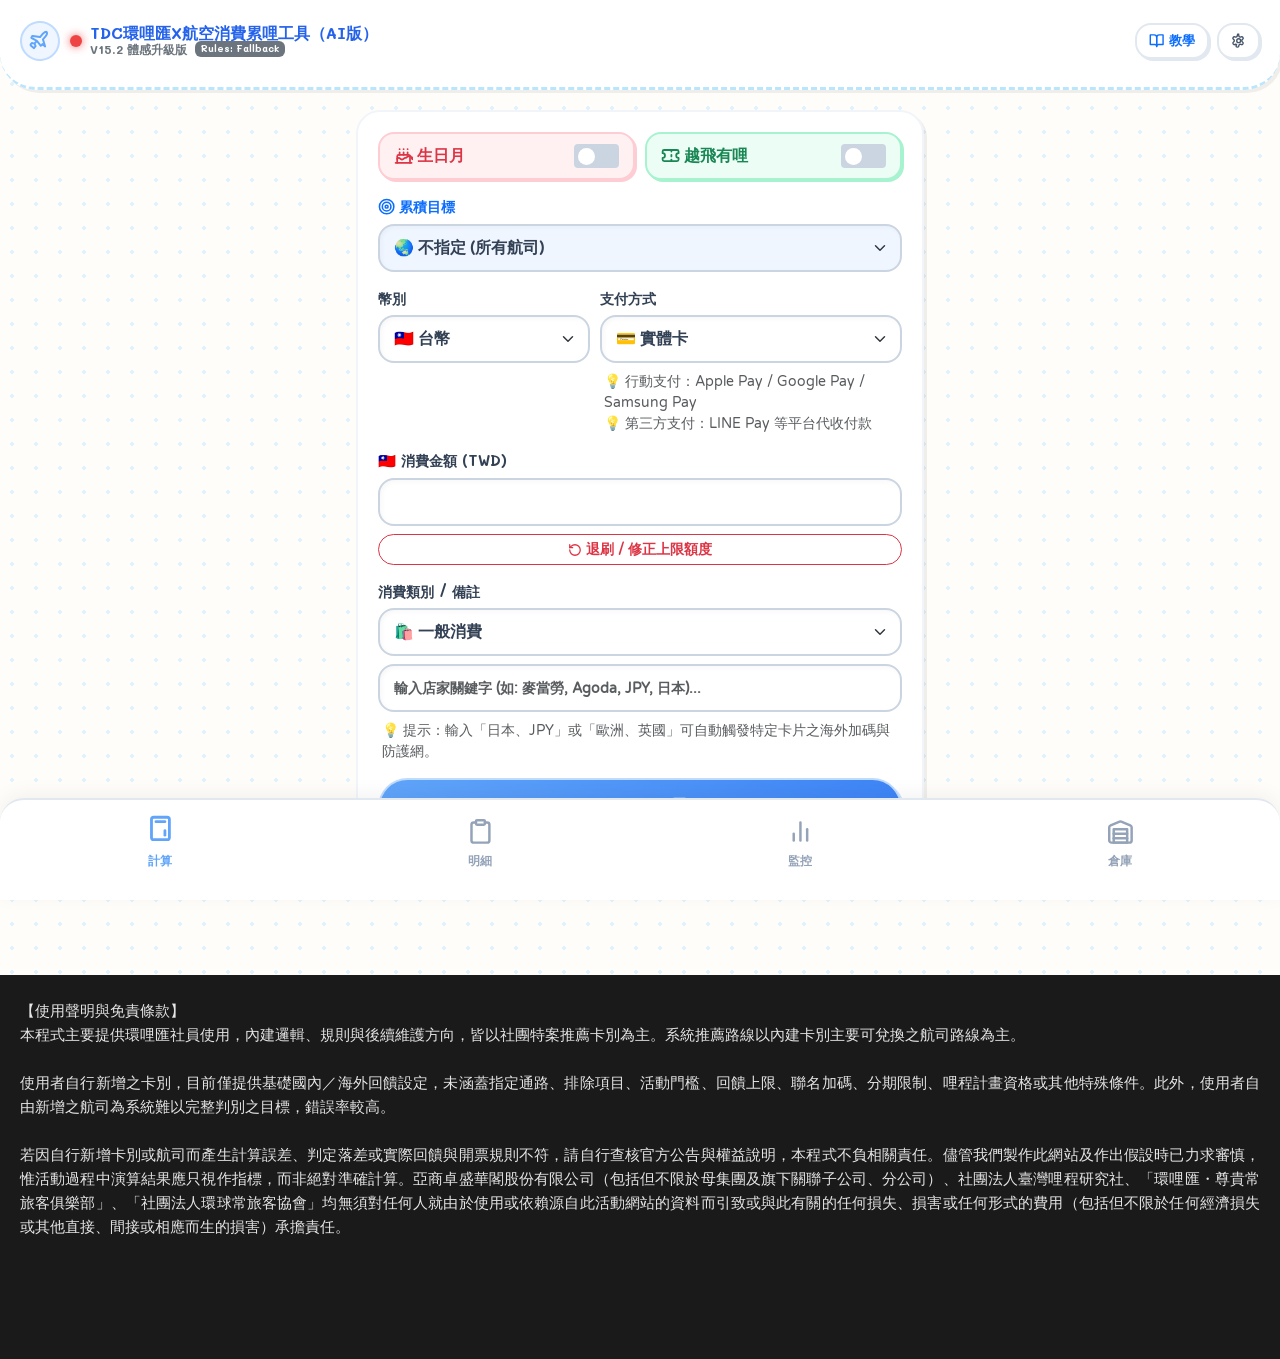
<file: index.html>
<!DOCTYPE html>
<html lang="zh-TW">
<head>
  <meta charset="UTF-8">
  <meta name="viewport" content="width=device-width, initial-scale=1.0, viewport-fit=cover">
  <title>TDC環哩匯X航空消費累哩工具（AI版） V15.2</title>

  <link href="https://fonts.googleapis.com/css2?family=Varela+Round&family=Mali:wght@500;700&family=Noto+Sans+TC:wght@400;700;900&display=swap" rel="stylesheet">
  <link href="https://cdn.jsdelivr.net/npm/bootstrap@5.3.0/dist/css/bootstrap.min.css" rel="stylesheet">
  <link href="css/style.css" rel="stylesheet">
</head>
<body>
  <svg xmlns="http://www.w3.org/2000/svg" style="display: none;">
    <symbol id="icon-plane" viewBox="0 0 24 24"><path d="M17.8 19.2 16 11l3.5-3.5C21 6 21.5 4 21 3c-.5-.5-2.5 0-4.5 1.5L13 8 4.8 6.2c-.5-.1-.9.2-1.1.6L3 8l6 4-3 3-3-1-2 2 4 4 2-2-1-3 3-3 4 6 1.2-.7c.4-.2.7-.6.6-1.1z"/></symbol>
    <symbol id="icon-book" viewBox="0 0 24 24"><path d="M2 3h6a4 4 0 0 1 4 4v14a3 3 0 0 0-3-3H2z"/><path d="M22 3h-6a4 4 0 0 0-4 4v14a3 3 0 0 1 3-3h7z"/></symbol>
    <symbol id="icon-gear" viewBox="0 0 24 24"><path d="M12.22 2h-.44a2 2 0 0 0-2 2v.18a2 2 0 0 1-1 1.73l-.43.25a2 2 0 0 1-2 0l-.15-.08a2 2 0 0 0-2.73.73l-.22.38a2 2 0 0 0 .73 2.73l.15.1a2 2 0 0 1 1 1.72v.51a2 2 0 0 1-1 1.74l-.15.09a2 2 0 0 0-.73 2.73l.22.38a2 2 0 0 0 2.73.73l.15-.08a2 2 0 0 1 2 0l.43.25a2 2 0 0 1-1 1.73V20a2 2 0 0 0 2 2h.44a2 2 0 0 0 2-2v-.18a2 2 0 0 1 1-1.73l.43-.25a2 2 0 0 1 2 0l.15.08a2 2 0 0 0 2.73-.73l.22-.39a2 2 0 0 0-.73-2.73l-.15-.08a2 2 0 0 1-1-1.74v-.5a2 2 0 0 1 1-1.74l.15-.09a2 2 0 0 0 .73-2.73l-.22-.38a2 2 0 0 0-2.73-.73l-.15.08a2 2 0 0 1-2 0l-.43-.25a2 2 0 0 1-1-1.73V4a2 2 0 0 0-2-2z"/><circle cx="12" cy="12" r="3"/></symbol>
    <symbol id="icon-cake" viewBox="0 0 24 24"><path d="M20 21v-8a2 2 0 0 0-2-2H6a2 2 0 0 0-2 2v8"/><path d="M4 16s.5-1 2-1 2.5 2 4 2 2.5-2 4-2 2.5-2 4-2 2.5-2 4 2 2-1 2-1"/><path d="M2 21h20"/><path d="M7 8v3"/><path d="M12 8v3"/><path d="M17 8v3"/><path d="M7 4h.01"/><path d="M12 4h.01"/><path d="M17 4h.01"/></symbol>
    <symbol id="icon-ticket" viewBox="0 0 24 24"><path d="M2 9a3 3 0 0 1 0 6v2a2 2 0 0 0 2 2h16a2 2 0 0 0 2-2v-2a3 3 0 0 1 0-6V7a2 2 0 0 0-2-2H4a2 2 0 0 0-2 2v2Z"/><path d="M13 5v2"/><path d="M13 17v2"/><path d="M13 11v2"/></symbol>
    <symbol id="icon-target" viewBox="0 0 24 24"><circle cx="12" cy="12" r="10"/><circle cx="12" cy="12" r="6"/><circle cx="12" cy="12" r="2"/></symbol>
    <symbol id="icon-calc" viewBox="0 0 24 24"><rect width="16" height="20" x="4" y="2" rx="2"/><line x1="8" x2="16" y1="6" y2="6"/><line x1="16" x2="16" y1="14" y2="18"/></symbol>
    <symbol id="icon-warn" viewBox="0 0 24 24"><path d="m21.73 18-8-14a2 2 0 0 0-3.48 0l-8 14A2 2 0 0 0 4 21h16a2 2 0 0 0 1.73-3Z"/><line x1="12" x2="12" y1="9" y2="13"/><line x1="12" x2="12.01" y1="17" y2="17"/></symbol>
    <symbol id="icon-list" viewBox="0 0 24 24"><rect width="8" height="4" x="8" y="2" rx="1" ry="1"/><path d="M16 4h2a2 2 0 0 1 2 2v14a2 2 0 0 1-2 2H6a2 2 0 0 1-2-2V6a2 2 0 0 1 2-2h2"/></symbol>
    <symbol id="icon-trash" viewBox="0 0 24 24"><path d="M3 6h18"/><path d="M19 6v14c0 1-1 2-2 2H7c-1 0-2-1-2-2V6"/><path d="M8 6V4c0-1 1-2 2-2h4c1 0 2 1 2 2v2"/><line x1="10" x2="10" y1="11" y2="17"/><line x1="14" x2="14" y1="11" y2="17"/></symbol>
    <symbol id="icon-chart" viewBox="0 0 24 24"><line x1="18" x2="18" y1="20" y2="10"/><line x1="12" x2="12" y1="20" y2="4"/><line x1="6" x2="6" y1="20" y2="14"/></symbol>
    <symbol id="icon-shield" viewBox="0 0 24 24"><path d="M12 22s8-4 8-10V5l-8-3-8 3v7c0 6 8 10 8 10z"/></symbol>
    <symbol id="icon-rocket" viewBox="0 0 24 24"><path d="M4.5 16.5c-1.5 1.26-2 5-2 5s3.74-.5 5-2c.71-.84.7-2.13-.09-2.91a2.18 2.18 0 0 0-2.91-.09z"/><path d="m12 15-3-3a22 22 0 0 1 2-3.95A12.88 12.88 0 0 1 22 2c0 2.72-.78 7.5-6 11a22.35 22.35 0 0 1-4 2z"/></symbol>
    <symbol id="icon-rotate" viewBox="0 0 24 24"><path d="M8 3 4 7l4 4"/><path d="M4 7h16"/><path d="M16 21l4-4-4-4"/><path d="M20 17H4"/></symbol>
    <symbol id="icon-pen" viewBox="0 0 24 24"><path d="M17 3a2.85 2.83 0 1 1 4 4L7.5 20.5 2 22l1.5-5.5Z"/></symbol>
    <symbol id="icon-warehouse" viewBox="0 0 24 24"><path d="M22 8.35V20a2 2 0 0 1-2 2H4a2 2 0 0 1-2-2V8.35A2 2 0 0 1 3.26 6.5l8-3.2a2 2 0 0 1 1.48 0l8 3.2A2 2 0 0 1 22 8.35Z"/><path d="M6 18h12"/><path d="M6 14h12"/><rect width="12" height="12" x="6" y="10"/></symbol>
    <symbol id="icon-map" viewBox="0 0 24 24"><path d="M20 10c0 6-8 12-8 12s-8-6-8-12a8 8 0 0 1 16 0Z"/><circle cx="12" cy="10" r="3"/></symbol>
    <symbol id="icon-box" viewBox="0 0 24 24"><path d="M21 8a2 2 0 0 0-1-1.73l-7-4a2 2 0 0 0-2 0l-7 4A2 2 0 0 0 3 8v8a2 2 0 0 0 1 1.73l7 4a2 2 0 0 0 2 0l7-4A2 2 0 0 0 21 16Z"/><path d="m3.3 7 8.7 5 8.7-5"/><path d="M12 22V12"/></symbol>
    <symbol id="icon-x" viewBox="0 0 24 24"><path d="M18 6 6 18"/><path d="m6 6 12 12"/></symbol>
    <symbol id="icon-copy" viewBox="0 0 24 24"><rect width="14" height="14" x="8" y="8" rx="2" ry="2"/><path d="M4 16c-1.1 0-2-.9-2-2V4c0-1.1.9-2 2-2h10c1.1 0 2 .9 2 2"/></symbol>
    <symbol id="icon-sparkle" viewBox="0 0 24 24"><path d="m12 3-1.912 5.813a2 2 0 0 1-1.275 1.275L3 12l5.813 1.912a2 2 0 0 1 1.275 1.275L12 21l1.912-5.813a2 2 0 0 1 1.275-1.275L21 12l-5.813-1.912a2 2 0 0 1-1.275-1.275L12 3Z" fill="currentColor" stroke="none"/></symbol>
    <symbol id="icon-external" viewBox="0 0 24 24"><path d="M18 13v6a2 2 0 0 1-2 2H5a2 2 0 0 1-2-2V8a2 2 0 0 1 2-2h6"/><polyline points="15 3 21 3 21 9"/><line x1="10" x2="21" y1="14" y2="3"/></symbol>
    <symbol id="icon-refresh" viewBox="0 0 24 24"><path d="M3 12a9 9 0 1 0 9-9 9.75 9.75 0 0 0-6.74 2.74L3 8"/><path d="M3 3v5h5"/></symbol>
    <symbol id="icon-type" viewBox="0 0 24 24"><polyline points="4 7 4 4 20 4 20 7"/><line x1="9" x2="15" y1="20" y2="20"/><line x1="12" x2="12" y1="4" y2="20"/></symbol>
  </svg>

  <div class="header">
    <div class="tdc-flex tdc-align-center tdc-w-100">
      <div class="header-icon"><svg class="lucide"><use href="#icon-plane"/></svg></div>
      <div class="header-title tdc-flex tdc-align-center">
        <div id="sync-indicator" class="sync-dot sync-green me-2" title="點擊強制對齊最新規章" onclick="triggerSync()"></div>
        <div style="min-width: 0;">
            <h5>TDC環哩匯X航空消費累哩工具（AI版）</h5>
            <small class="text-secondary fw-bold">V15.2 體感升級版<span id="hsbc-adapter-status" class="badge bg-warning text-dark ms-2" style="font-size: 0.6rem; transform: translateY(-2px); display: inline-block;">Rules: Standby</span></small>
        </div>
      </div>
      <div class="header-btn-group">
          <button class="btn-header text-primary" onclick="openGuide()"><svg class="lucide me-1"><use href="#icon-book"/></svg> <span class="btn-text-hide">教學</span></button>
          <button class="btn-header" onclick="openSettings()"><svg class="lucide"><use href="#icon-gear"/></svg></button>
      </div>
    </div>
  </div>

  <div class="container-custom">
    <div id="page-calc" class="page-section">
      <div class="card-box">
        <div class="tdc-row tdc-mb-3">
          <div class="tdc-col-6">
            <label class="switch-group" id="switch-box-birthdayMode" style="background:#fff1f2; border-color:#fecdd3; box-shadow: 2px 2px 0 #fecdd3;">
              <span class="switch-label text-danger"><svg class="lucide"><use href="#icon-cake"/></svg> 生日月</span>
              <input class="form-check-input flex-shrink-0" type="checkbox" id="birthdayMode">
            </label>
          </div>
          <div class="tdc-col-6">
            <label class="switch-group" id="switch-box-flyMode" style="background:#ecfdf5; border-color:#a7f3d0; box-shadow: 2px 2px 0 #a7f3d0;">
              <span class="switch-label text-success"><svg class="lucide"><use href="#icon-ticket"/></svg> 越飛有哩</span>
              <input class="form-check-input flex-shrink-0" type="checkbox" id="flyMode">
            </label>
          </div>
        </div>

        <div class="tdc-mb-3">
          <label class="form-label text-primary tdc-flex tdc-align-center"><svg class="lucide me-1"><use href="#icon-target"/></svg> 累積目標</label>
          <select id="redemption-target" class="form-select border-primary" style="background-color: #eff6ff !important; border-width: 2px;">
            <option value="ALL">🌏 不指定 (所有航司)</option>
            <option value="AM_BR">🌏 亞萬 / 長榮 (AM / BR)</option>
            <option value="CI">🌸 中華航空 (CI)</option>
          </select>
        </div>
        <div class="tdc-row tdc-mb-1">
            <div class="tdc-col-5">
              <label class="form-label">幣別</label>
              <select id="currency-type" class="form-select" onchange="toggleFxInput(this.value)">
                <option value="TWD">🇹🇼 台幣</option>
                <option value="FOREIGN">🌎 外幣</option>
              </select>
            </div>
            <div class="tdc-col-7">
              <label class="form-label">支付方式</label>
              <select id="payment" class="form-select">
                <option value="physical">💳 實體卡</option>
                <option value="online">🌐 線上</option>
                <option value="apple_pay">📱 行動支付</option>
                <option value="line_pay">🟩 第三方支付</option>
              </select>
              <div class="small text-muted mt-2 px-1">
                💡 行動支付：Apple Pay / Google Pay / Samsung Pay<br>
                💡 第三方支付：LINE Pay 等平台代收付款
              </div>
            </div>
        </div>

        <div id="fx-input-group" class="mt-2 tdc-mb-2 p-3" style="background: #f0f9ff; border: 2px dashed #bae6fd; border-radius: 16px; display: none;">
            <div class="tdc-flex tdc-justify-between tdc-align-center tdc-mb-2">
                <label class="form-label text-primary small tdc-m-0">設定外幣與匯率</label>
                <a href="https://rate.bot.com.tw/xrt?Lang=zh-TW" target="_blank" class="small fw-bold tdc-flex tdc-align-center text-primary-dark"><svg class="lucide me-1" style="width:14px;height:14px;"><use href="#icon-external"/></svg> 牌告匯率參考</a>
            </div>
            <div class="tdc-row tdc-mb-2">
                <div class="tdc-col-5">
                    <div class="input-wrapper">
                        <input type="text" id="fx-currency-code" class="form-control text-center fw-bold pe-5" placeholder="如: 日本/JPY" oninput="handleCurrencyInput(this.value)">
                        <button class="btn-inline-clear" type="button" onclick="clearFxCurrencyCode()">⊗</button>
                    </div>
                </div>
                <div class="tdc-col-7">
                    <button class="btn btn-outline-primary tdc-w-100 h-100 fw-bold rounded-pill" type="button" onclick="autoFetchFxRate()" id="btn-fetch-fx">
                        <svg class="lucide me-1" style="width:16px;height:16px;"><use href="#icon-refresh"/></svg>自動帶入匯率
                    </button>
                </div>
            </div>
            <div id="fx-currency-hint" class="small fw-bold text-success tdc-mb-2" style="display:none;"></div>
            <div class="tdc-flex tdc-align-center gap-2 tdc-mb-1 mt-2">
                <span class="fw-bold text-secondary" style="white-space: nowrap;">1 外幣 =</span>
                <div class="input-wrapper tdc-grow-1">
                    <input type="number" id="fx-rate-input" class="form-control pe-5" placeholder="可手動修改" inputmode="decimal" min="0" step="0.0001" oninput="updateFxFeedback(true)">
                    <button class="btn-inline-clear" type="button" onclick="clearInput('fx-rate-input')">⊗</button>
                </div>
                <span class="fw-bold text-secondary">TWD</span>
            </div>
            <div id="fx-feedback" class="small fw-bold mt-2" style="color: #ef4444; display: none;">
                💡 實質匯率 (含1.5%)：<span id="fx-real-rate">0</span>
                <span id="fx-manual-warning" class="text-warning ms-2" style="display:none;">(✏️ 已手動覆寫匯率)</span>
                <div id="fx-api-time" class="text-muted mt-1 fw-normal" style="font-size: 0.75rem; display: none;"></div>
            </div>
        </div>

        <div class="tdc-mb-3 mt-3">
          <label class="form-label" id="amount-label">🇹🇼 消費金額 (TWD)</label>
          <div class="input-wrapper">
            <input type="number" id="amount" class="form-control pe-5" placeholder=" " inputmode="decimal" oninput="checkInputStyle(this)">
            <button class="btn-inline-clear" type="button" onclick="clearInput('amount')">⊗</button>
          </div>
          <button class="btn btn-outline-danger btn-sm tdc-w-100 mt-2 rounded-pill fw-bold" onclick="toggleNegative('amount')"><svg class="lucide me-1" style="width:14px;height:14px;"><use href="#icon-refresh"/></svg>退刷 / 修正上限額度</button>
        </div>

        <div class="tdc-mb-3">
          <label class="form-label">消費類別 / 備註</label>
          <select id="category" class="form-select tdc-mb-2" onchange="updateKeywordPlaceholder()"></select>
          <div class="input-wrapper">
            <input type="text" id="keyword-input" class="form-control pe-5" placeholder="輸入店家關鍵字 (如: 麥當勞, Agoda, JPY, 日本)..." style="font-size:0.9rem;">
            <button class="btn-inline-clear" type="button" onclick="clearInput('keyword-input')">⊗</button>
          </div>
          <div class="small text-muted mt-2 px-1">💡 提示：輸入「日本、JPY」或「歐洲、英國」可自動觸發特定卡片之海外加碼與防護網。</div>
        </div>

        <button onclick="calculate()" class="btn-action">開始計算 <svg class="lucide ms-2"><use href="#icon-calc"/></svg></button>
      </div>

      <div id="fx-calc-board" class="tdc-mb-3 p-3 shadow-sm" style="background: #fdf4ff; border: 2px dashed #e879f9; border-radius: 16px; display: none;"></div>

      <div id="result-area" style="display: none;">
        <div id="tactical-advice-container" style="display: none;"></div>
        <div id="cards-container"></div>
        <div id="airline-links-container" class="link-row mt-3 tdc-mb-3" style="display: none;"></div>
      </div>
    </div>

    <div id="page-list" class="page-section" style="display:none;">
        <div class="tdc-flex tdc-justify-between align-items-end tdc-mb-3 px-1">
            <h5 class="text-primary mb-0 tdc-flex tdc-align-center"><svg class="lucide me-2"><use href="#icon-list"/></svg>待結算明細</h5>
            <span class="badge bg-secondary rounded-pill" id="pending-count" style="font-size:0.8rem;">0 筆</span>
        </div>
        <div id="transaction-list-container"></div>
    </div>

    <div id="page-status" class="page-section" style="display:none;">
      <div class="card-box">
        <h5 class="tdc-mb-3 text-primary tdc-flex tdc-align-center"><svg class="lucide me-2"><use href="#icon-chart"/></svg>本期總帳</h5>
        <div id="status-container"></div>
        <div class="mt-3 tdc-flex gap-2">
           <button onclick="clearCurrentStats()" class="btn btn-outline-danger tdc-grow-1 font-hand fw-bold rounded-pill">全部重置</button>
           <button onclick="batchImport()" class="btn btn-success tdc-grow-1 font-hand fw-bold rounded-pill" style="box-shadow: 2px 2px 0 #047857;">一鍵進倉</button>
        </div>
      </div>
      <div class="card-box mt-3" style="background:#fffbeb; border-color:#fde68a;">
        <h5 class="tdc-mb-3 text-warning tdc-flex tdc-align-center" style="color:#b45309;"><svg class="lucide me-2"><use href="#icon-shield"/></svg>上限小管家</h5>
        <div id="limits-container"></div>
      </div>
    </div>

    <div id="page-warehouse" class="page-section" style="display:none;">
        <div class="tdc-flex p-1 tdc-mb-3" style="background: #e2e8f0; border-radius: 50px; box-shadow: inset 0 2px 4px rgba(0,0,0,0.05);">
            <button class="tdc-grow-1 btn font-hand fw-bold rounded-pill" id="tab-btn-manage" onclick="switchWarehouseTab('manage')" style="color: #64748b; border:none;">資產管理</button>
            <button class="tdc-grow-1 btn font-hand fw-bold rounded-pill active" id="tab-btn-planner" onclick="switchWarehouseTab('planner')" style="background: #ffffff; color: var(--primary-dark); box-shadow: 0 2px 8px rgba(0,0,0,0.08); border:none;">兌換試算</button>
        </div>

        <div id="warehouse-view-manage" style="display:none;">
            <div class="input-block-card">
                <div class="input-block-title text-primary"><svg class="lucide me-2"><use href="#icon-plane"/></svg> 板塊 A：存入航空哩程</div>
                <div class="tdc-mb-2"><input id="native-airline-name" class="form-control" placeholder="航司名稱 (例如: 華航)"></div>
                <div class="tdc-mb-3"><input id="native-current" type="number" class="form-control" placeholder=" "></div>
                <button onclick="addNativeAsset()" class="btn btn-outline-primary tdc-w-100 rounded-pill font-hand fw-bold">存入帳戶</button>
                <div class="small text-muted mt-2 tdc-text-center">💡 系統將主動比對相似名稱並引導歸戶合併</div>
            </div>

            <div class="input-block-card" style="border-color: #cbd5e1;">
                <div class="input-block-title text-secondary"><svg class="lucide me-2"><use href="#icon-box"/></svg> 板塊 B：通用積分資產</div>
                <div class="tdc-row tdc-mb-2">
                    <div class="tdc-col-7"><input id="raw-point-name" class="form-control" placeholder="名稱 (如: 萬豪, 小樹點)"></div>
                    <div class="tdc-col-5"><input id="raw-point-current" type="number" class="form-control" placeholder=" "></div>
                </div>
                <button onclick="addRawAsset()" class="btn btn-outline-secondary tdc-w-100 rounded-pill font-hand fw-bold">存入資產庫</button>
                <div class="small text-muted mt-2 tdc-text-center">💡 僅記錄名稱與數量，不具備換算公式</div>
            </div>

            <div class="input-block-card">
                <div class="input-block-title text-warning" style="color:#d97706;"><svg class="lucide me-2"><use href="#icon-rotate"/></svg> 板塊 C：實際轉點操作</div>
                <div class="tdc-row tdc-mb-2">
                    <div class="tdc-col-7"><input id="trans-source-name" class="form-control" placeholder="扣除來源 (如: 匯豐旅人)"></div>
                    <div class="tdc-col-5"><input id="trans-current" type="number" class="form-control" placeholder=" "></div>
                </div>
                <div class="tdc-mb-2"><input id="trans-target-airline" class="form-control" placeholder="轉入航司 (如: 華航)"></div>
                <div class="bg-light p-2 rounded-3 border tdc-mb-3">
                    <label class="small text-muted fw-bold tdc-mb-1">轉出公式 (例如: 3點 = 1哩)</label>
                    <div class="tdc-flex tdc-align-center gap-2 tdc-mb-2">
                        <input id="trans-unit-points" type="number" class="form-control" placeholder=" "> <span>點 =</span>
                        <input id="trans-unit-miles" type="number" class="form-control" placeholder=" "> <span>哩</span>
                    </div>
                    <label class="small text-primary fw-bold tdc-mb-1 mt-2">✨ 額外轉換加碼 <span class="text-danger">(選填)</span></label>
                    <div class="tdc-flex tdc-align-center gap-2">
                        <span class="small fw-bold text-muted">每滿</span>
                        <input id="trans-bonus-req" type="number" class="form-control form-control-sm" placeholder=" ">
                        <span class="small fw-bold text-muted">加贈</span>
                        <input id="trans-bonus-give" type="number" class="form-control form-control-sm" placeholder=" ">
                        <span class="small fw-bold text-muted">哩</span>
                    </div>
                </div>
                <button onclick="addTransferAsset()" class="btn btn-outline-warning tdc-w-100 rounded-pill font-hand fw-bold" style="color:#b45309; border-color:#d97706;">確認轉出並扣抵</button>
                <div class="small text-muted mt-2 tdc-text-center">💡 系統將自動扣除來源餘額，並併入目標航司</div>
            </div>

            <div id="warehouse-list"></div>
        </div>
        <div id="warehouse-view-planner">
            <div class="tdc-flex gap-2 tdc-mb-3">
                <button class="ai-btn-purple tdc-grow-1 tdc-flex flex-column tdc-align-center tdc-justify-center" onclick="startAIDiagnosis('global')">
                    <svg class="tdc-mb-1" style="width:20px;height:20px;"><use href="#icon-sparkle"/></svg>
                    全局資產巔峰推薦
                </button>
                <button class="ai-btn-blue tdc-grow-1 tdc-flex flex-column tdc-align-center tdc-justify-center" onclick="startAIDiagnosis('specific')">
                    <svg class="tdc-mb-1" style="width:20px;height:20px;"><use href="#icon-target"/></svg>
                    指定航線達成方案
                </button>
            </div>

            <div class="card-box" style="background: linear-gradient(to bottom, #eff6ff, #ffffff); position: relative;">
              <h5 class="tdc-mb-3 text-primary tdc-flex tdc-align-center"><svg class="lucide me-2"><use href="#icon-map"/></svg>設定全球兌換目標</h5>
              <div class="tdc-row tdc-mb-2">
                  <div class="tdc-col-6"><label class="form-label small fw-bold">🛫 出發地</label>
                      <select id="planner-from" class="form-select" onchange="runPlannerCalc()">
                          <option value="TW">🇹🇼 台灣</option><option value="HK_MO">🇭🇰 港澳</option><option value="CN">🇨🇳 中國大陸</option><option value="NE_ASIA">🌸 東北亞</option><option value="SE_ASIA">🥥 東南亞</option>
                          <option value="S_ASIA">🕌 南亞 (含馬爾地夫)</option><option value="OCEANIA">🦘 大洋洲 (含關島/帛琉)</option>
                          <option value="NA_W">🗽 北美西岸</option><option value="NA_E">🍎 北美東岸</option><option value="EU">🏰 歐洲</option>
                          <option value="AFRICA">🦁 非洲</option><option value="S_AMERICA">🗿 南美洲</option>
                      </select>
                  </div>
                  <div class="tdc-col-6"><label class="form-label small fw-bold">🛬 目的地</label>
                      <select id="planner-to" class="form-select" onchange="runPlannerCalc()">
                          <option value="TW">🇹🇼 台灣</option><option value="HK_MO">🇭🇰 港澳</option><option value="CN">🇨🇳 中國大陸</option><option value="NE_ASIA" selected>🌸 東北亞</option><option value="SE_ASIA">🥥 東南亞</option>
                          <option value="S_ASIA">🕌 南亞 (含馬爾地夫)</option><option value="OCEANIA">🦘 大洋洲 (含關島/帛琉)</option>
                          <option value="NA_W">🗽 北美西岸</option><option value="NA_E">🍎 北美東岸</option><option value="EU">🏰 歐洲</option>
                          <option value="AFRICA">🦁 非洲</option><option value="S_AMERICA">🗿 南美洲</option>
                      </select>
                  </div>
              </div>
              <div class="tdc-row tdc-mb-2">
                <div class="tdc-col-6"><label class="form-label small fw-bold">📅 出發日期</label><input type="date" id="planner-date" class="form-control" onchange="runPlannerCalc()"></div>
                <div class="tdc-col-6"><label class="form-label small fw-bold">選擇艙等</label><select id="planner-class" class="form-select" onchange="runPlannerCalc()"><option value="Y">💺 經濟艙</option><option value="C">🥂 商務艙</option><option value="F">👑 頭等艙</option></select></div>
              </div>

              <label class="switch-group tdc-mb-2">
                <span class="switch-label fw-bold"><svg class="lucide me-1"><use href="#icon-rotate"/></svg> 行程：<span id="trip-label">來回 (Round-trip)</span></span>
                <input class="form-check-input" type="checkbox" id="planner-trip-type" checked onchange="togglePlannerTrip()">
              </label>
            </div>

            <div class="tdc-mb-3 px-1 mt-3">
                <h6 class="fw-bold text-secondary tdc-mb-2 tdc-flex tdc-align-center"><svg class="lucide me-1"><use href="#icon-box"/></svg>勾選要動用的倉庫資源</h6>
                <div id="planner-asset-container"></div>
            </div>

            <div id="planner-results-container"></div>
        </div>
    </div>
  </div>

  <div class="nav-bottom">
    <button class="nav-item active" onclick="switchPage('calc', this)"><svg class="lucide"><use href="#icon-calc"/></svg>計算</button>
    <button class="nav-item" onclick="switchPage('list', this)"><div style="position:relative;"><svg class="lucide"><use href="#icon-list"/></svg><span id="nav-badge-list" class="position-absolute top-0 start-100 translate-middle badge rounded-pill bg-danger" style="display:none; font-size: 0.5rem;">0</span></div>明細</button>
    <button class="nav-item" onclick="switchPage('status', this)"><svg class="lucide"><use href="#icon-chart"/></svg>監控</button>
    <button class="nav-item" onclick="switchPage('warehouse', this)"><svg class="lucide"><use href="#icon-warehouse"/></svg>倉庫</button>
  </div>

  <footer class="footer-disclaimer">
    【使用聲明與免責條款】<br>
    本程式主要提供環哩匯社員使用，內建邏輯、規則與後續維護方向，皆以社團特案推薦卡別為主。系統推薦路線以內建卡別主要可兌換之航司路線為主。<br><br>
    使用者自行新增之卡別，目前僅提供基礎國內／海外回饋設定，未涵蓋指定通路、排除項目、活動門檻、回饋上限、聯名加碼、分期限制、哩程計畫資格或其他特殊條件。此外，使用者自由新增之航司為系統難以完整判別之目標，錯誤率較高。<br><br>
    若因自行新增卡別或航司而產生計算誤差、判定落差或實際回饋與開票規則不符，請自行查核官方公告與權益說明，本程式不負相關責任。儘管我們製作此網站及作出假設時已力求審慎，惟活動過程中演算結果應只視作指標，而非絕對準確計算。亞商卓盛華閣股份有限公司（包括但不限於母集團及旗下關聯子公司、分公司）、社團法人臺灣哩程研究社、「環哩匯・尊貴常旅客俱樂部」、「社團法人環球常旅客協會」均無須對任何人就由於使用或依賴源自此活動網站的資料而引致或與此有關的任何損失、損害或任何形式的費用（包括但不限於任何經濟損失或其他直接、間接或相應而生的損害）承擔責任。
  </footer>

  <div class="modal fade" id="customConfirmModal" tabindex="-1">
    <div class="modal-dialog modal-dialog-centered">
      <div class="modal-content tdc-text-center p-4">
        <svg class="lucide text-danger mx-auto tdc-mb-3" style="width:3rem;height:3rem;"><use href="#icon-warn"/></svg>
        <p class="tdc-mb-2 fw-bold text-danger fs-5">確定要還原數據嗎？</p>
        <p class="mb-4 small text-muted">這將完全覆蓋目前手機內的所有紀錄，建議您先執行搬家備份！</p>
        <div class="tdc-flex gap-2 tdc-w-100">
          <button type="button" class="btn btn-light tdc-grow-1 rounded-pill" onclick="hideConfirmModal()">取消</button>
          <button type="button" class="btn btn-danger tdc-grow-1 rounded-pill fw-bold" id="confirm-restore-btn">確定還原</button>
        </div>
      </div>
    </div>
  </div>

  <div class="modal fade" id="manualAdjustModal" tabindex="-1">
    <div class="modal-dialog modal-dialog-centered">
      <div class="modal-content p-4 border-0" style="background: #fffbeb;">
        <h5 class="fw-bold tdc-mb-3 tdc-flex tdc-align-center" style="color: #b45309;"><svg class="lucide me-2"><use href="#icon-pen"/></svg> 人工微調修正</h5>
        <p class="small text-muted tdc-mb-3">若系統計算因匯率或四捨五入產生誤差，請在此輸入您實際獲取的正確數字以進行記帳：</p>
        <div class="input-wrapper tdc-mb-3">
            <input type="number" id="manual-adjust-val" class="form-control border-warning pe-5" placeholder=" " style="font-size: 1.2rem; color: #b45309 !important;">
            <button class="btn-inline-clear" type="button" onclick="clearInput('manual-adjust-val')">⊗</button>
        </div>
        <input type="hidden" id="manual-adjust-idx">
        <div class="tdc-flex gap-2">
          <button type="button" class="btn btn-light tdc-grow-1 rounded-pill" data-bs-dismiss="modal">取消</button>
          <button type="button" class="btn btn-warning text-white tdc-grow-1 rounded-pill fw-bold" onclick="confirmManualAdjust()" style="background: #f59e0b; border:none; box-shadow: 2px 2px 0 #d97706;">強制記帳</button>
        </div>
      </div>
    </div>
  </div>

  <div class="modal fade" id="editLimitModal" tabindex="-1">
    <div class="modal-dialog modal-dialog-centered">
      <div class="modal-content p-4 border-0" style="background: #f8fafc;">
        <h5 class="fw-bold tdc-mb-3 tdc-flex tdc-align-center text-primary-dark"><svg class="lucide me-2"><use href="#icon-pen"/></svg> 修改已消耗額度</h5>
        <p class="small text-muted tdc-mb-3">請輸入此卡片本期「已經消耗」的累積金額。系統將直接覆寫現有進度：</p>
        <div class="input-wrapper tdc-mb-3">
            <input type="number" id="edit-limit-val" class="form-control border-primary pe-5" placeholder=" " style="font-size: 1.2rem; color: #1e40af !important;">
            <button class="btn-inline-clear" type="button" onclick="clearInput('edit-limit-val')">⊗</button>
        </div>
        <input type="hidden" id="edit-limit-id">
        <div class="tdc-flex gap-2">
          <button type="button" class="btn btn-light tdc-grow-1 rounded-pill" data-bs-dismiss="modal">取消</button>
          <button type="button" class="btn btn-primary tdc-grow-1 rounded-pill fw-bold" onclick="confirmEditLimit()">確認修改</button>
        </div>
      </div>
    </div>
  </div>

  <div class="modal fade" id="aiIntroModal" tabindex="-1">
    <div class="modal-dialog modal-dialog-centered">
      <div class="modal-content p-4" style="background: linear-gradient(to bottom, #faf5ff, #ffffff);">
        <div class="tdc-text-center tdc-mb-3">
            <svg class="text-primary tdc-mb-2" style="width:2rem;height:2rem; color:#a855f7 !important;"><use href="#icon-sparkle"/></svg>
            <h5 class="fw-bold tdc-m-0" style="color: #4c1d95;">解鎖雙引擎 AI 戰略軍師</h5>
        </div>
        <div class="px-2 mb-4">
          <div class="tdc-flex align-items-start tdc-mb-3"><div class="fw-bold me-2 mt-1" style="color:#8b5cf6;">●</div><div class="small"><b>全局巔峰推薦</b>：掃描所有資產，主動找出單哩價值最高的隱藏航線。</div></div>
          <div class="tdc-flex align-items-start tdc-mb-3"><div class="fw-bold me-2 mt-1" style="color:#8b5cf6;">●</div><div class="small"><b>指定路徑精算</b>：鎖定您的目的地，提供直飛、聯盟、套利等多種方案對比。</div></div>
          <div class="tdc-flex align-items-start tdc-mb-3"><div class="fw-bold me-2 mt-1" style="color:#8b5cf6;">●</div><div class="small"><b>實時規章審計</b>：比對最新官方鐵律，主動糾正過時比例。</div></div>
        </div>
        <button class="btn btn-primary tdc-w-100 rounded-pill fw-bold font-hand py-2" style="background: var(--ai-purple); border:none; box-shadow: 0 4px 10px rgba(124,58,237,0.3);" onclick="goToSettingsFromAI()">前往設定解鎖</button>
      </div>
    </div>
  </div>

  <div class="modal fade" id="settingsModal" tabindex="-1">
    <div class="modal-dialog modal-dialog-scrollable">
      <div class="modal-content">
        <div class="tdc-flex tdc-justify-between tdc-align-center tdc-mb-3">
            <h5 class="fw-bold tdc-m-0 tdc-flex tdc-align-center"><svg class="lucide me-2 text-primary"><use href="#icon-gear"/></svg>系統設定與管理</h5>
            <button type="button" class="btn-close" data-bs-dismiss="modal"></button>
        </div>
        <div class="modal-body p-0">
          <div class="mb-4">
            <div class="tdc-flex tdc-justify-between tdc-align-center tdc-mb-2">
              <label class="fw-bold text-primary small tdc-m-0" style="color:#6d28d9 !important;">Google Gemini API 金鑰</label>
              <a href="https://aistudio.google.com/app/apikey" target="_blank" class="small text-decoration-none fw-bold" style="color: #8b5cf6;">如何取得 Key？</a>
            </div>
            <div class="input-wrapper tdc-mb-2">
                <input type="password" id="gemini-key" class="form-control rounded-pill pe-5" placeholder="貼上金鑰解鎖雙引擎 AI">
                <button class="btn-inline-clear" type="button" onclick="clearInput('gemini-key')">⊗</button>
            </div>
            <div class="small text-secondary mt-1 mb-3 px-1" style="line-height: 1.5; text-align: justify;">
              💡 本工具為免費提供，AI 診斷需使用您個人的 Google Gemini API 金鑰。系統預設呼叫 Flash 類輕量模型，一般日常使用通常落在 Google 提供的免費額度範圍內。若您的 Google 專案已啟用付費，或您改用付費模型、超過免費額度，仍可能依官方規則計費，請自行留意額度狀況。
            </div>
            <div style="display:none;">
            <div class="tdc-flex tdc-justify-between tdc-align-center mt-3 tdc-mb-2">
              <label class="fw-bold text-danger small tdc-m-0">GitHub Gist Token (維護者權限)</label>
            </div>
            <div class="input-wrapper">
                <input type="password" id="github-token" class="form-control rounded-pill border-danger pe-5" placeholder="一般使用者請留空">
                <button class="btn-inline-clear" type="button" onclick="clearInput('github-token')">⊗</button>
            </div>
            <div class="small text-muted mt-1 px-2">填寫此欄位，AI 戰報將自動產出 rules.json 補丁代碼區塊。</div>
            </div>
            <div class="security-alert-box mt-3">
              <div class="fw-bold tdc-mb-1 tdc-flex tdc-align-center"><svg class="lucide me-1"><use href="#icon-shield"/></svg> 資安與隱私承諾</div>
              <ul class="mb-0 ps-3">
                <li>本工具為純前端架構，無第三方伺服器。</li>
                <li>金鑰僅儲存於設備本地，請安心使用。</li>
              </ul>
            </div>
          </div>
          <div class="mb-4">
            <div class="fw-bold tdc-mb-2 text-primary">加碼資格確認</div>
            <label class="switch-group tdc-mb-2" for="setting-hsbc-autopay">
                <span class="switch-label">匯豐 Live+ 自動扣繳 <small class="text-muted fw-normal">(精選+1%)</small></span>
                <input class="form-check-input" type="checkbox" id="setting-hsbc-autopay">
            </label>
            <label class="switch-group tdc-mb-2" for="setting-taishin-autopay">
                <span class="switch-label">台新國泰世界卡自動扣繳</span>
                <input class="form-check-input" type="checkbox" id="setting-taishin-autopay">
            </label>
          </div>
          <div class="mb-4 p-3" style="background: #f8fafc; border: 1px solid #e2e8f0; border-radius: 16px;">
            <div class="fw-bold tdc-mb-2 text-primary-dark tdc-flex tdc-align-center"><svg class="lucide me-1"><use href="#icon-target"/></svg>卡片結帳日設定 (1~31)</div>
            <div class="small text-muted tdc-mb-3">設定後將精準連動您的月度額度歸零進度</div>
            <div id="billing-days-container"></div>
          </div>
          <div class="mb-4">
            <div class="fw-bold tdc-mb-2 text-primary">內建神卡開關 (影響計算與監控)</div>
            <div id="builtin-cards-list"></div>
          </div>
          <div class="mb-4">
            <div class="fw-bold tdc-mb-2 text-primary">自訂卡片 (含客製化防護)</div>
            <div class="alert alert-warning px-3 py-2 small fw-bold tdc-mb-3" style="background-color: #fffbeb; border: 1px solid #fde68a; color: #b45309; border-radius: 12px; line-height: 1.5;">
              ⚠️ 系統提醒：自訂卡片僅提供基礎回饋計算，未涵蓋活動門檻、排除項目、回饋上限等複雜條件；若有誤差請自行核對官方公告，本程式不負相關責任。
            </div>
            <div id="custom-cards-list"></div>
            <button class="btn btn-light tdc-w-100 mt-2 font-hand" onclick="addCustomCard()">+ 新增自訂卡片</button>
          </div>
          <div class="mb-4" style="background: #fff7ed; border: 2px dashed #fed7aa; border-radius: 20px; padding: 16px;">
            <div class="fw-bold tdc-mb-3 text-warning tdc-flex tdc-align-center" style="color:#b45309;"><svg class="lucide me-2"><use href="#icon-copy"/></svg> 💾 數據搬家中心</div>
            <button class="btn btn-warning tdc-w-100 fw-bold rounded-pill tdc-mb-2 font-hand text-white" style="background: #f59e0b; border:none; padding:12px;" onclick="exportDataMagic()">複製搬家代碼</button>
            <button class="btn btn-primary tdc-w-100 fw-bold rounded-pill font-hand" style="background: #3b82f6; border:none; padding:12px;" onclick="triggerRestoreFlow()">貼上還原代碼</button>
          </div>
          <button class="btn btn-primary tdc-w-100 rounded-pill fw-bold font-hand py-2 mb-3" onclick="saveSettings()">儲存設定</button>
        </div>
      </div>
    </div>
  </div>

  <div class="modal fade" id="aiReportModal" tabindex="-1">
    <div class="modal-dialog modal-dialog-centered modal-dialog-scrollable">
      <div class="modal-content p-3 border-0" style="background: #f8fafc;" id="ai-modal-content-wrap">
        <div class="tdc-flex tdc-justify-between tdc-align-center tdc-mb-3">
          <h5 class="fw-bold tdc-m-0 tdc-flex tdc-align-center" id="ai-modal-title" style="color: #6d28d9;"><svg class="me-2" style="width:20px;height:20px;"><use href="#icon-sparkle"/></svg>系統診斷回報</h5>
          <div class="tdc-flex tdc-align-center gap-2">
            <button type="button" class="btn btn-sm btn-outline-secondary rounded-circle p-1" onclick="toggleAITextSize()" title="切換字體大小"><svg class="lucide" style="width:16px;height:16px;"><use href="#icon-type"/></svg></button>
            <button type="button" class="btn-close" data-bs-dismiss="modal"></button>
          </div>
        </div>
        <div class="modal-body p-0" id="ai-report-content"></div>
      </div>
    </div>
  </div>

  <div class="modal fade" id="guideModal" tabindex="-1">
    <div class="modal-dialog modal-dialog-scrollable">
      <div class="modal-content border-0">
        <div class="tdc-flex tdc-justify-between tdc-align-center tdc-mb-3 p-3 pb-0">
          <h5 class="fw-bold tdc-m-0 tdc-flex tdc-align-center text-primary-dark"><svg class="lucide me-2"><use href="#icon-book"/></svg>SOP 戰略操作指南</h5>
          <button type="button" class="btn-close" data-bs-dismiss="modal"></button>
        </div>
        <div class="modal-body p-3 pt-0">
          <div class="p-3 tdc-mb-3" style="background-color: #f0f4f3; border-left: 5px solid #84a59d; border-radius: 12px;">
            <div class="tdc-flex tdc-align-center tdc-mb-2">
              <span class="badge rounded-pill me-2" style="background:#84a59d; font-size:1rem;">1</span>
              <h6 class="fw-bold tdc-m-0" style="color:#2f4f4f;">首頁計算怎麼用</h6>
            </div>
            <ul class="small text-muted ps-3 mb-0" style="line-height:1.8;">
              <li>先輸入消費金額、支付方式與類別，再按「開始計算」。</li>
              <li>系統會依目前內建規則，列出最適合的卡片與預估哩程/積分。</li>
              <li>若要把結果存起來，請按卡片下方的「記帳」。</li>
              <li>若是退刷或負向修正，可使用金額欄下方的「退刷 / 修正上限額度」。</li>
            </ul>
          </div>
          <div class="p-3 tdc-mb-3" style="background-color: #fcf4f3; border-left: 5px solid #e5989b; border-radius: 12px;">
            <div class="tdc-flex tdc-align-center tdc-mb-2">
              <span class="badge rounded-pill me-2" style="background:#e5989b; font-size:1rem;">2</span>
              <h6 class="fw-bold tdc-m-0" style="color:#8a4f4f;">外幣模式與匯率</h6>
            </div>
            <ul class="small text-muted ps-3 mb-0" style="line-height:1.8;">
              <li>切換為「🌎 外幣」後，可直接輸入國家名稱或幣別代碼，例如：日本 / JPY、英國 / GBP。</li>
              <li>點擊「自動帶入匯率」後，系統會抓取匯率並顯示 API 提供的資料更新時間。</li>
              <li>下方會同步顯示本金折台幣、1.5% 手續費與預估總扣款金額。</li>
              <li>若手動改過匯率，系統會顯示「已手動覆寫匯率」提示。</li>
            </ul>
          </div>
          <div class="p-3 tdc-mb-3" style="background-color: #f0f4f8; border-left: 5px solid #95b8d1; border-radius: 12px;">
            <div class="tdc-flex tdc-align-center tdc-mb-2">
              <span class="badge rounded-pill me-2" style="background:#95b8d1; font-size:1rem;">3</span>
              <h6 class="fw-bold tdc-m-0" style="color:#4a6fa5;">監控、明細與一鍵進倉</h6>
            </div>
            <ul class="small text-muted ps-3 mb-0" style="line-height:1.8;">
              <li>「明細」會保存尚未結算的本期紀錄。</li>
              <li>「監控」可查看各卡本期累積與上限使用情況，必要時可手動編輯已消耗額度。</li>
              <li>按下「一鍵進倉」後，系統會把本期成果轉入倉庫。</li>
              <li>匯豐旅人積分與匯豐 Live+ 積分在系統內為分開資產池，會各自顯示對應夥伴與比例。</li>
            </ul>
          </div>
          <div class="p-3 tdc-mb-3" style="background-color: #f5f3ff; border-left: 5px solid #a855f7; border-radius: 12px;">
            <div class="tdc-flex tdc-align-center tdc-mb-2">
              <span class="badge rounded-pill me-2" style="background:#a855f7; font-size:1rem;">4</span>
              <h6 class="fw-bold tdc-m-0" style="color:#5b21b6;">倉庫與 AI 戰略模式</h6>
            </div>
            <ul class="small text-muted ps-3 mb-0" style="line-height:1.8;">
              <li>倉庫分為「資產管理」與「兌換試算」兩部分。</li>
              <li>貼上 Gemini API Key 後，可使用「全局資產巔峰推薦」與「指定航線達成方案」。</li>
              <li>AI 推薦會優先根據內建卡別可兌換之航司與既有資產進行分析。</li>
              <li>結果下方提供長榮、華航、國泰、ANA 與 ANA 換星盟連結，方便立即查詢。</li>
            </ul>
          </div>
          <div class="p-3 tdc-mb-2" style="background-color: #fff7ed; border-left: 5px solid #f59e0b; border-radius: 12px;">
            <div class="tdc-flex tdc-align-center tdc-mb-2">
              <span class="badge rounded-pill me-2" style="background:#f59e0b; font-size:1rem;">5</span>
              <h6 class="fw-bold tdc-m-0" style="color:#9a3412;">重要風險提醒</h6>
            </div>
            <ul class="small text-muted ps-3 mb-0" style="line-height:1.8;">
              <li>本程式以環哩匯社員常用之內建卡別與航司規則為主。</li>
              <li>自訂卡片僅提供基礎國內 / 海外回饋設定，不含通路門檻、排除項目、活動加碼、回饋上限等複雜條件。</li>
              <li>使用者自由新增之航司，系統辨識力有限，AI 推估錯誤率較高。</li>
              <li>所有回饋、轉點、兌換與開票結果，仍請以銀行與航空公司官方公告為準。</li>
            </ul>
          </div>
        </div>
      </div>
    </div>
  </div>

  <div class="modal fade" id="customAlertModal" tabindex="-1">
    <div class="modal-dialog modal-dialog-centered">
      <div class="modal-content tdc-text-center p-4 border-0 shadow-lg">
        <svg class="lucide text-warning tdc-mb-3 mx-auto" style="width:3rem;height:3rem;"><use href="#icon-warn"/></svg>
        <p class="mb-4 fw-bold text-secondary" id="alert-msg" style="font-size: 1.05rem; line-height: 1.5;"></p>
        <button type="button" class="btn btn-primary rounded-pill px-5 mx-auto font-hand" data-bs-dismiss="modal">我知道了</button>
      </div>
    </div>
  </div>

  <script src="https://cdn.jsdelivr.net/npm/bootstrap@5.3.0/dist/js/bootstrap.bundle.min.js"></script>
  <script src="https://gist.githubusercontent.com/r200552000/1dbfcb17d4816cfbe8e8e5be48c699ab/raw/c0c5f84eb58e7ae673f0485738eccaf7d2d8d558/ai_strategy_rules.js" onerror="console.warn('[Gist] External ai_strategy_rules.js failed to load, fallback stubs will be used.')"></script>
  <script src="js/config.js"></script>
  <script src="js/utils.js"></script>
  <script src="js/rules.js"></script>
  <script src="js/ui.js"></script>
  <script src="js/fx.js"></script>
  <script src="js/cards.js"></script>
  <script src="js/calc.js"></script>
  <script src="js/records.js"></script>
  <script src="js/warehouse.js"></script>
  <script src="js/ai.js"></script>
  <script src="js/app.js"></script>
</body>
</html>
</file>
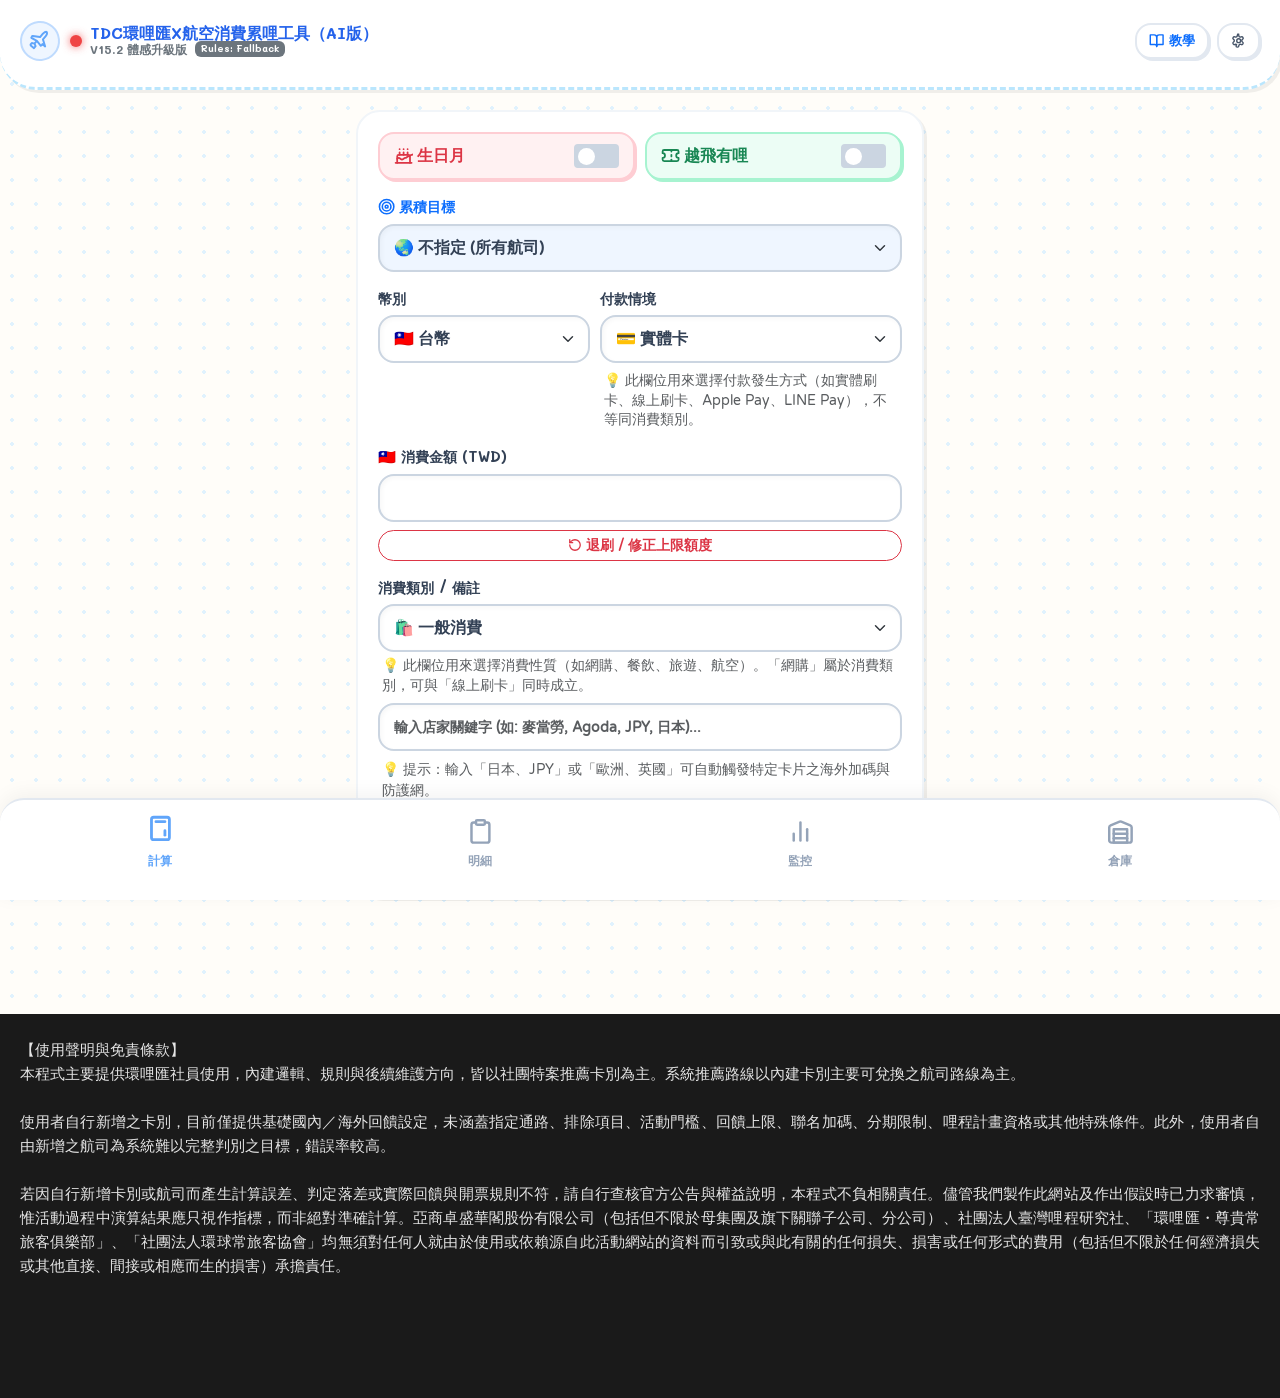
<file: index (1).html>
<!DOCTYPE html>
<html lang="zh-TW">
<head>
  <meta charset="UTF-8">
  <meta name="viewport" content="width=device-width, initial-scale=1.0, viewport-fit=cover">
  <title>TDC環哩匯X航空消費累哩工具（AI版） V15.2</title>

  <link href="https://fonts.googleapis.com/css2?family=Varela+Round&family=Mali:wght@500;700&family=Noto+Sans+TC:wght@400;700;900&display=swap" rel="stylesheet">
  <link href="https://cdn.jsdelivr.net/npm/bootstrap@5.3.0/dist/css/bootstrap.min.css" rel="stylesheet">
  <link href="css/style.css" rel="stylesheet">
</head>
<body>
  <svg xmlns="http://www.w3.org/2000/svg" style="display: none;">
    <symbol id="icon-plane" viewBox="0 0 24 24"><path d="M17.8 19.2 16 11l3.5-3.5C21 6 21.5 4 21 3c-.5-.5-2.5 0-4.5 1.5L13 8 4.8 6.2c-.5-.1-.9.2-1.1.6L3 8l6 4-3 3-3-1-2 2 4 4 2-2-1-3 3-3 4 6 1.2-.7c.4-.2.7-.6.6-1.1z"/></symbol>
    <symbol id="icon-book" viewBox="0 0 24 24"><path d="M2 3h6a4 4 0 0 1 4 4v14a3 3 0 0 0-3-3H2z"/><path d="M22 3h-6a4 4 0 0 0-4 4v14a3 3 0 0 1 3-3h7z"/></symbol>
    <symbol id="icon-gear" viewBox="0 0 24 24"><path d="M12.22 2h-.44a2 2 0 0 0-2 2v.18a2 2 0 0 1-1 1.73l-.43.25a2 2 0 0 1-2 0l-.15-.08a2 2 0 0 0-2.73.73l-.22.38a2 2 0 0 0 .73 2.73l.15.1a2 2 0 0 1 1 1.72v.51a2 2 0 0 1-1 1.74l-.15.09a2 2 0 0 0-.73 2.73l.22.38a2 2 0 0 0 2.73.73l.15-.08a2 2 0 0 1 2 0l.43.25a2 2 0 0 1-1 1.73V20a2 2 0 0 0 2 2h.44a2 2 0 0 0 2-2v-.18a2 2 0 0 1 1-1.73l.43-.25a2 2 0 0 1 2 0l.15.08a2 2 0 0 0 2.73-.73l.22-.39a2 2 0 0 0-.73-2.73l-.15-.08a2 2 0 0 1-1-1.74v-.5a2 2 0 0 1 1-1.74l.15-.09a2 2 0 0 0 .73-2.73l-.22-.38a2 2 0 0 0-2.73-.73l-.15.08a2 2 0 0 1-2 0l-.43-.25a2 2 0 0 1-1-1.73V4a2 2 0 0 0-2-2z"/><circle cx="12" cy="12" r="3"/></symbol>
    <symbol id="icon-cake" viewBox="0 0 24 24"><path d="M20 21v-8a2 2 0 0 0-2-2H6a2 2 0 0 0-2 2v8"/><path d="M4 16s.5-1 2-1 2.5 2 4 2 2.5-2 4-2 2.5-2 4-2 2.5-2 4-2 2.5-2 4 2 2-1 2-1"/><path d="M2 21h20"/><path d="M7 8v3"/><path d="M12 8v3"/><path d="M17 8v3"/><path d="M7 4h.01"/><path d="M12 4h.01"/><path d="M17 4h.01"/></symbol>
    <symbol id="icon-ticket" viewBox="0 0 24 24"><path d="M2 9a3 3 0 0 1 0 6v2a2 2 0 0 0 2 2h16a2 2 0 0 0 2-2v-2a3 3 0 0 1 0-6V7a2 2 0 0 0-2-2H4a2 2 0 0 0-2 2v2Z"/><path d="M13 5v2"/><path d="M13 17v2"/><path d="M13 11v2"/></symbol>
    <symbol id="icon-target" viewBox="0 0 24 24"><circle cx="12" cy="12" r="10"/><circle cx="12" cy="12" r="6"/><circle cx="12" cy="12" r="2"/></symbol>
    <symbol id="icon-calc" viewBox="0 0 24 24"><rect width="16" height="20" x="4" y="2" rx="2"/><line x1="8" x2="16" y1="6" y2="6"/><line x1="16" x2="16" y1="14" y2="18"/></symbol>
    <symbol id="icon-warn" viewBox="0 0 24 24"><path d="m21.73 18-8-14a2 2 0 0 0-3.48 0l-8 14A2 2 0 0 0 4 21h16a2 2 0 0 0 1.73-3Z"/><line x1="12" x2="12" y1="9" y2="13"/><line x1="12" x2="12.01" y1="17" y2="17"/></symbol>
    <symbol id="icon-list" viewBox="0 0 24 24"><rect width="8" height="4" x="8" y="2" rx="1" ry="1"/><path d="M16 4h2a2 2 0 0 1 2 2v14a2 2 0 0 1-2 2H6a2 2 0 0 1-2-2V6a2 2 0 0 1 2-2h2"/></symbol>
    <symbol id="icon-trash" viewBox="0 0 24 24"><path d="M3 6h18"/><path d="M19 6v14c0 1-1 2-2 2H7c-1 0-2-1-2-2V6"/><path d="M8 6V4c0-1 1-2 2-2h4c1 0 2 1 2 2v2"/><line x1="10" x2="10" y1="11" y2="17"/><line x1="14" x2="14" y1="11" y2="17"/></symbol>
    <symbol id="icon-chart" viewBox="0 0 24 24"><line x1="18" x2="18" y1="20" y2="10"/><line x1="12" x2="12" y1="20" y2="4"/><line x1="6" x2="6" y1="20" y2="14"/></symbol>
    <symbol id="icon-shield" viewBox="0 0 24 24"><path d="M12 22s8-4 8-10V5l-8-3-8 3v7c0 6 8 10 8 10z"/></symbol>
    <symbol id="icon-rocket" viewBox="0 0 24 24"><path d="M4.5 16.5c-1.5 1.26-2 5-2 5s3.74-.5 5-2c.71-.84.7-2.13-.09-2.91a2.18 2.18 0 0 0-2.91-.09z"/><path d="m12 15-3-3a22 22 0 0 1 2-3.95A12.88 12.88 0 0 1 22 2c0 2.72-.78 7.5-6 11a22.35 22.35 0 0 1-4 2z"/></symbol>
    <symbol id="icon-rotate" viewBox="0 0 24 24"><path d="M8 3 4 7l4 4"/><path d="M4 7h16"/><path d="M16 21l4-4-4-4"/><path d="M20 17H4"/></symbol>
    <symbol id="icon-pen" viewBox="0 0 24 24"><path d="M17 3a2.85 2.83 0 1 1 4 4L7.5 20.5 2 22l1.5-5.5Z"/></symbol>
    <symbol id="icon-warehouse" viewBox="0 0 24 24"><path d="M22 8.35V20a2 2 0 0 1-2 2H4a2 2 0 0 1-2-2V8.35A2 2 0 0 1 3.26 6.5l8-3.2a2 2 0 0 1 1.48 0l8 3.2A2 2 0 0 1 22 8.35Z"/><path d="M6 18h12"/><path d="M6 14h12"/><rect width="12" height="12" x="6" y="10"/></symbol>
    <symbol id="icon-map" viewBox="0 0 24 24"><path d="M20 10c0 6-8 12-8 12s-8-6-8-12a8 8 0 0 1 16 0Z"/><circle cx="12" cy="10" r="3"/></symbol>
    <symbol id="icon-box" viewBox="0 0 24 24"><path d="M21 8a2 2 0 0 0-1-1.73l-7-4a2 2 0 0 0-2 0l-7 4A2 2 0 0 0 3 8v8a2 2 0 0 0 1 1.73l7 4a2 2 0 0 0 2 0l7-4A2 2 0 0 0 21 16Z"/><path d="m3.3 7 8.7 5 8.7-5"/><path d="M12 22V12"/></symbol>
    <symbol id="icon-x" viewBox="0 0 24 24"><path d="M18 6 6 18"/><path d="m6 6 12 12"/></symbol>
    <symbol id="icon-copy" viewBox="0 0 24 24"><rect width="14" height="14" x="8" y="8" rx="2" ry="2"/><path d="M4 16c-1.1 0-2-.9-2-2V4c0-1.1.9-2 2-2h10c1.1 0 2 .9 2 2"/></symbol>
    <symbol id="icon-sparkle" viewBox="0 0 24 24"><path d="m12 3-1.912 5.813a2 2 0 0 1-1.275 1.275L3 12l5.813 1.912a2 2 0 0 1 1.275 1.275L12 21l1.912-5.813a2 2 0 0 1 1.275-1.275L21 12l-5.813-1.912a2 2 0 0 1-1.275-1.275L12 3Z" fill="currentColor" stroke="none"/></symbol>
    <symbol id="icon-external" viewBox="0 0 24 24"><path d="M18 13v6a2 2 0 0 1-2 2H5a2 2 0 0 1-2-2V8a2 2 0 0 1 2-2h6"/><polyline points="15 3 21 3 21 9"/><line x1="10" x2="21" y1="14" y2="3"/></symbol>
    <symbol id="icon-refresh" viewBox="0 0 24 24"><path d="M3 12a9 9 0 1 0 9-9 9.75 9.75 0 0 0-6.74 2.74L3 8"/><path d="M3 3v5h5"/></symbol>
    <symbol id="icon-type" viewBox="0 0 24 24"><polyline points="4 7 4 4 20 4 20 7"/><line x1="9" x2="15" y1="20" y2="20"/><line x1="12" x2="12" y1="4" y2="20"/></symbol>
  </svg>

  <div class="header">
    <div class="tdc-flex tdc-align-center tdc-w-100">
      <div class="header-icon"><svg class="lucide"><use href="#icon-plane"/></svg></div>
      <div class="header-title tdc-flex tdc-align-center">
        <div id="sync-indicator" class="sync-dot sync-green me-2" title="點擊強制對齊最新規章" onclick="triggerSync()"></div>
        <div style="min-width: 0;">
            <h5>TDC環哩匯X航空消費累哩工具（AI版）</h5>
            <small class="text-secondary fw-bold">V15.2 體感升級版<span id="hsbc-adapter-status" class="badge bg-warning text-dark ms-2" style="font-size: 0.6rem; transform: translateY(-2px); display: inline-block;">Rules: Standby</span></small>
        </div>
      </div>
      <div class="header-btn-group">
          <button class="btn-header text-primary" onclick="openGuide()"><svg class="lucide me-1"><use href="#icon-book"/></svg> <span class="btn-text-hide">教學</span></button>
          <button class="btn-header" onclick="openSettings()"><svg class="lucide"><use href="#icon-gear"/></svg></button>
      </div>
    </div>
  </div>

  <div class="container-custom">
    <div id="page-calc" class="page-section">
      <div class="card-box">
        <div class="tdc-row tdc-mb-3">
          <div class="tdc-col-6">
            <label class="switch-group" id="switch-box-birthdayMode" style="background:#fff1f2; border-color:#fecdd3; box-shadow: 2px 2px 0 #fecdd3;">
              <span class="switch-label text-danger"><svg class="lucide"><use href="#icon-cake"/></svg> 生日月</span>
              <input class="form-check-input flex-shrink-0" type="checkbox" id="birthdayMode">
            </label>
          </div>
          <div class="tdc-col-6">
            <label class="switch-group" id="switch-box-flyMode" style="background:#ecfdf5; border-color:#a7f3d0; box-shadow: 2px 2px 0 #a7f3d0;">
              <span class="switch-label text-success"><svg class="lucide"><use href="#icon-ticket"/></svg> 越飛有哩</span>
              <input class="form-check-input flex-shrink-0" type="checkbox" id="flyMode">
            </label>
          </div>
        </div>

        <div class="tdc-mb-3">
          <label class="form-label text-primary tdc-flex tdc-align-center"><svg class="lucide me-1"><use href="#icon-target"/></svg> 累積目標</label>
          <select id="redemption-target" class="form-select border-primary" style="background-color: #eff6ff !important; border-width: 2px;">
            <option value="ALL">🌏 不指定 (所有航司)</option>
            <option value="AM_BR">🌏 亞萬 / 長榮 (AM / BR)</option>
            <option value="CI">🌸 中華航空 (CI)</option>
          </select>
        </div>
        
        <div class="tdc-row tdc-mb-1">
            <div class="tdc-col-5">
              <label class="form-label">幣別</label>
              <select id="currency-type" class="form-select" onchange="toggleFxInput(this.value)">
                <option value="TWD">🇹🇼 台幣</option>
                <option value="FOREIGN">🌎 外幣</option>
              </select>
            </div>
            <div class="tdc-col-7">
              <label class="form-label">付款情境</label>
              <select id="payment" class="form-select">
                <option value="physical">💳 實體卡</option>
                <option value="online">🌐 線上刷卡</option>
                <option value="apple_pay">🍎 Apple Pay</option>
                <option value="line_pay">🟩 LINE Pay</option>
              </select>
              <div class="small text-muted mt-2 px-1" style="line-height: 1.4;">💡 此欄位用來選擇付款發生方式（如實體刷卡、線上刷卡、Apple Pay、LINE Pay），不等同消費類別。</div>
            </div>
        </div>

        <div id="fx-input-group" class="mt-2 tdc-mb-2 p-3" style="background: #f0f9ff; border: 2px dashed #bae6fd; border-radius: 16px; display: none;">
            <div class="tdc-flex tdc-justify-between tdc-align-center tdc-mb-2">
                <label class="form-label text-primary small tdc-m-0">設定外幣與匯率</label>
                <a href="https://rate.bot.com.tw/xrt?Lang=zh-TW" target="_blank" class="small fw-bold tdc-flex tdc-align-center text-primary-dark"><svg class="lucide me-1" style="width:14px;height:14px;"><use href="#icon-external"/></svg> 牌告匯率參考</a>
            </div>
            <div class="tdc-row tdc-mb-2">
                <div class="tdc-col-5">
                    <div class="input-wrapper">
                        <input type="text" id="fx-currency-code" class="form-control text-center fw-bold pe-5" placeholder="如: 日本/JPY" oninput="handleCurrencyInput(this.value)">
                        <button class="btn-inline-clear" type="button" onclick="clearFxCurrencyCode()">⊗</button>
                    </div>
                </div>
                <div class="tdc-col-7">
                    <button class="btn btn-outline-primary tdc-w-100 h-100 fw-bold rounded-pill" type="button" onclick="autoFetchFxRate()" id="btn-fetch-fx">
                        <svg class="lucide me-1" style="width:16px;height:16px;"><use href="#icon-refresh"/></svg>自動帶入匯率
                    </button>
                </div>
            </div>
            <div id="fx-currency-hint" class="small fw-bold text-success tdc-mb-2" style="display:none;"></div>
            <div class="tdc-flex tdc-align-center gap-2 tdc-mb-1 mt-2">
                <span class="fw-bold text-secondary" style="white-space: nowrap;">1 外幣 =</span>
                <div class="input-wrapper tdc-grow-1">
                    <input type="number" id="fx-rate-input" class="form-control pe-5" placeholder="可手動修改" inputmode="decimal" min="0" step="0.0001" oninput="updateFxFeedback(true)">
                    <button class="btn-inline-clear" type="button" onclick="clearInput('fx-rate-input')">⊗</button>
                </div>
                <span class="fw-bold text-secondary">TWD</span>
            </div>
            <div id="fx-feedback" class="small fw-bold mt-2" style="color: #ef4444; display: none;">
                💡 實質匯率 (含1.5%)：<span id="fx-real-rate">0</span>
                <span id="fx-manual-warning" class="text-warning ms-2" style="display:none;">(✏️ 已手動覆寫匯率)</span>
                <div id="fx-api-time" class="text-muted mt-1 fw-normal" style="font-size: 0.75rem; display: none;"></div>
            </div>
        </div>

        <div class="tdc-mb-3 mt-3">
          <label class="form-label" id="amount-label">🇹🇼 消費金額 (TWD)</label>
          <div class="input-wrapper">
            <input type="number" id="amount" class="form-control pe-5" placeholder=" " inputmode="decimal" oninput="checkInputStyle(this)">
            <button class="btn-inline-clear" type="button" onclick="clearInput('amount')">⊗</button>
          </div>
          <button class="btn btn-outline-danger btn-sm tdc-w-100 mt-2 rounded-pill fw-bold" onclick="toggleNegative('amount')"><svg class="lucide me-1" style="width:14px;height:14px;"><use href="#icon-refresh"/></svg>退刷 / 修正上限額度</button>
        </div>

        <div class="tdc-mb-3">
          <label class="form-label">消費類別 / 備註</label>
          <select id="category" class="form-select tdc-mb-1" onchange="updateKeywordPlaceholder()"></select>
          <div class="small text-muted mb-2 px-1" style="line-height: 1.4;">💡 此欄位用來選擇消費性質（如網購、餐飲、旅遊、航空）。「網購」屬於消費類別，可與「線上刷卡」同時成立。</div>
          <div class="input-wrapper">
            <input type="text" id="keyword-input" class="form-control pe-5" placeholder="輸入店家關鍵字 (如: 麥當勞, Agoda, JPY, 日本)..." style="font-size:0.9rem;">
            <button class="btn-inline-clear" type="button" onclick="clearInput('keyword-input')">⊗</button>
          </div>
          <div class="small text-muted mt-2 px-1">💡 提示：輸入「日本、JPY」或「歐洲、英國」可自動觸發特定卡片之海外加碼與防護網。</div>
        </div>

        <button onclick="calculate()" class="btn-action">開始計算 <svg class="lucide ms-2"><use href="#icon-calc"/></svg></button>
      </div>

      <div id="fx-calc-board" class="tdc-mb-3 p-3 shadow-sm" style="background: #fdf4ff; border: 2px dashed #e879f9; border-radius: 16px; display: none;"></div>

      <div id="result-area" style="display: none;">
        <div id="tactical-advice-container" style="display: none;"></div>
        <div id="cards-container"></div>
        <div id="airline-links-container" class="link-row mt-3 tdc-mb-3" style="display: none;"></div>
      </div>
    </div>

    <div id="page-list" class="page-section" style="display:none;">
        <div class="tdc-flex tdc-justify-between align-items-end tdc-mb-3 px-1">
            <h5 class="text-primary mb-0 tdc-flex tdc-align-center"><svg class="lucide me-2"><use href="#icon-list"/></svg>待結算明細</h5>
            <span class="badge bg-secondary rounded-pill" id="pending-count" style="font-size:0.8rem;">0 筆</span>
        </div>
        <div id="transaction-list-container"></div>
    </div>

    <div id="page-status" class="page-section" style="display:none;">
      <div class="card-box">
        <h5 class="tdc-mb-3 text-primary tdc-flex tdc-align-center"><svg class="lucide me-2"><use href="#icon-chart"/></svg>本期總帳</h5>
        <div id="status-container"></div>
        <div class="mt-3 tdc-flex gap-2">
           <button onclick="clearCurrentStats()" class="btn btn-outline-danger tdc-grow-1 font-hand fw-bold rounded-pill">全部重置</button>
           <button onclick="batchImport()" class="btn btn-success tdc-grow-1 font-hand fw-bold rounded-pill" style="box-shadow: 2px 2px 0 #047857;">一鍵進倉</button>
        </div>
      </div>
      <div class="card-box mt-3" style="background:#fffbeb; border-color:#fde68a;">
        <h5 class="tdc-mb-3 text-warning tdc-flex tdc-align-center" style="color:#b45309;"><svg class="lucide me-2"><use href="#icon-shield"/></svg>上限小管家</h5>
        <div id="limits-container"></div>
      </div>
    </div>

    <div id="page-warehouse" class="page-section" style="display:none;">
        <div class="tdc-flex p-1 tdc-mb-3" style="background: #e2e8f0; border-radius: 50px; box-shadow: inset 0 2px 4px rgba(0,0,0,0.05);">
            <button class="tdc-grow-1 btn font-hand fw-bold rounded-pill" id="tab-btn-manage" onclick="switchWarehouseTab('manage')" style="color: #64748b; border:none;">資產管理</button>
            <button class="tdc-grow-1 btn font-hand fw-bold rounded-pill active" id="tab-btn-planner" onclick="switchWarehouseTab('planner')" style="background: #ffffff; color: var(--primary-dark); box-shadow: 0 2px 8px rgba(0,0,0,0.08); border:none;">兌換試算</button>
        </div>

        <div id="warehouse-view-manage" style="display:none;">
            <div class="input-block-card">
                <div class="input-block-title text-primary"><svg class="lucide me-2"><use href="#icon-plane"/></svg> 板塊 A：存入航空哩程</div>
                <div class="tdc-mb-2"><input id="native-airline-name" class="form-control" placeholder="航司名稱 (例如: 華航)"></div>
                <div class="tdc-mb-3"><input id="native-current" type="number" class="form-control" placeholder=" "></div>
                <button onclick="addNativeAsset()" class="btn btn-outline-primary tdc-w-100 rounded-pill font-hand fw-bold">存入帳戶</button>
                <div class="small text-muted mt-2 tdc-text-center">💡 系統將主動比對相似名稱並引導歸戶合併</div>
            </div>

            <div class="input-block-card" style="border-color: #cbd5e1;">
                <div class="input-block-title text-secondary"><svg class="lucide me-2"><use href="#icon-box"/></svg> 板塊 B：通用積分資產</div>
                <div class="tdc-row tdc-mb-2">
                    <div class="tdc-col-7"><input id="raw-point-name" class="form-control" placeholder="名稱 (如: 萬豪, 小樹點)"></div>
                    <div class="tdc-col-5"><input id="raw-point-current" type="number" class="form-control" placeholder=" "></div>
                </div>
                <button onclick="addRawAsset()" class="btn btn-outline-secondary tdc-w-100 rounded-pill font-hand fw-bold">存入資產庫</button>
                <div class="small text-muted mt-2 tdc-text-center">💡 僅記錄名稱與數量，不具備換算公式</div>
            </div>

            <div class="input-block-card">
                <div class="input-block-title text-warning" style="color:#d97706;"><svg class="lucide me-2"><use href="#icon-rotate"/></svg> 板塊 C：實際轉點操作</div>
                <div class="tdc-row tdc-mb-2">
                    <div class="tdc-col-7"><input id="trans-source-name" class="form-control" placeholder="扣除來源 (如: 匯豐旅人)"></div>
                    <div class="tdc-col-5"><input id="trans-current" type="number" class="form-control" placeholder=" "></div>
                </div>
                <div class="tdc-mb-2"><input id="trans-target-airline" class="form-control" placeholder="轉入航司 (如: 華航)"></div>
                <div class="bg-light p-2 rounded-3 border tdc-mb-3">
                    <label class="small text-muted fw-bold tdc-mb-1">轉出公式 (例如: 3點 = 1哩)</label>
                    <div class="tdc-flex tdc-align-center gap-2 tdc-mb-2">
                        <input id="trans-unit-points" type="number" class="form-control" placeholder=" "> <span>點 =</span>
                        <input id="trans-unit-miles" type="number" class="form-control" placeholder=" "> <span>哩</span>
                    </div>
                    <label class="small text-primary fw-bold tdc-mb-1 mt-2">✨ 額外轉換加碼 <span class="text-danger">(選填)</span></label>
                    <div class="tdc-flex tdc-align-center gap-2">
                        <span class="small fw-bold text-muted">每滿</span>
                        <input id="trans-bonus-req" type="number" class="form-control form-control-sm" placeholder=" ">
                        <span class="small fw-bold text-muted">加贈</span>
                        <input id="trans-bonus-give" type="number" class="form-control form-control-sm" placeholder=" ">
                        <span class="small fw-bold text-muted">哩</span>
                    </div>
                </div>
                <button onclick="addTransferAsset()" class="btn btn-outline-warning tdc-w-100 rounded-pill font-hand fw-bold" style="color:#b45309; border-color:#d97706;">確認轉出並扣抵</button>
                <div class="small text-muted mt-2 tdc-text-center">💡 系統將自動扣除來源餘額，並併入目標航司</div>
            </div>

            <div id="warehouse-list"></div>
        </div>
        <div id="warehouse-view-planner">
            <div class="tdc-flex gap-2 tdc-mb-3">
                <button class="ai-btn-purple tdc-grow-1 tdc-flex flex-column tdc-align-center tdc-justify-center" onclick="startAIDiagnosis('global')">
                    <svg class="tdc-mb-1" style="width:20px;height:20px;"><use href="#icon-sparkle"/></svg>
                    全局資產巔峰推薦
                </button>
                <button class="ai-btn-blue tdc-grow-1 tdc-flex flex-column tdc-align-center tdc-justify-center" onclick="startAIDiagnosis('specific')">
                    <svg class="tdc-mb-1" style="width:20px;height:20px;"><use href="#icon-target"/></svg>
                    指定航線達成方案
                </button>
            </div>

            <div class="card-box" style="background: linear-gradient(to bottom, #eff6ff, #ffffff); position: relative;">
              <h5 class="tdc-mb-3 text-primary tdc-flex tdc-align-center"><svg class="lucide me-2"><use href="#icon-map"/></svg>設定全球兌換目標</h5>
              <div class="tdc-row tdc-mb-2">
                  <div class="tdc-col-6"><label class="form-label small fw-bold">🛫 出發地</label>
                      <select id="planner-from" class="form-select" onchange="runPlannerCalc()">
                          <option value="TW">🇹🇼 台灣</option><option value="HK_MO">🇭🇰 港澳</option><option value="CN">🇨🇳 中國大陸</option><option value="NE_ASIA">🌸 東北亞</option><option value="SE_ASIA">🥥 東南亞</option>
                          <option value="S_ASIA">🕌 南亞 (含馬爾地夫)</option><option value="OCEANIA">🦘 大洋洲 (含關島/帛琉)</option>
                          <option value="NA_W">🗽 北美西岸</option><option value="NA_E">🍎 北美東岸</option><option value="EU">🏰 歐洲</option>
                          <option value="AFRICA">🦁 非洲</option><option value="S_AMERICA">🗿 南美洲</option>
                      </select>
                  </div>
                  <div class="tdc-col-6"><label class="form-label small fw-bold">🛬 目的地</label>
                      <select id="planner-to" class="form-select" onchange="runPlannerCalc()">
                          <option value="TW">🇹🇼 台灣</option><option value="HK_MO">🇭🇰 港澳</option><option value="CN">🇨🇳 中國大陸</option><option value="NE_ASIA" selected>🌸 東北亞</option><option value="SE_ASIA">🥥 東南亞</option>
                          <option value="S_ASIA">🕌 南亞 (含馬爾地夫)</option><option value="OCEANIA">🦘 大洋洲 (含關島/帛琉)</option>
                          <option value="NA_W">🗽 北美西岸</option><option value="NA_E">🍎 北美東岸</option><option value="EU">🏰 歐洲</option>
                          <option value="AFRICA">🦁 非洲</option><option value="S_AMERICA">🗿 南美洲</option>
                      </select>
                  </div>
              </div>
              <div class="tdc-row tdc-mb-2">
                <div class="tdc-col-6"><label class="form-label small fw-bold">📅 出發日期</label><input type="date" id="planner-date" class="form-control" onchange="runPlannerCalc()"></div>
                <div class="tdc-col-6"><label class="form-label small fw-bold">選擇艙等</label><select id="planner-class" class="form-select" onchange="runPlannerCalc()"><option value="Y">💺 經濟艙</option><option value="C">🥂 商務艙</option><option value="F">👑 頭等艙</option></select></div>
              </div>

              <label class="switch-group tdc-mb-2">
                <span class="switch-label fw-bold"><svg class="lucide me-1"><use href="#icon-rotate"/></svg> 行程：<span id="trip-label">來回 (Round-trip)</span></span>
                <input class="form-check-input" type="checkbox" id="planner-trip-type" checked onchange="togglePlannerTrip()">
              </label>
            </div>

            <div class="tdc-mb-3 px-1 mt-3">
                <h6 class="fw-bold text-secondary tdc-mb-2 tdc-flex tdc-align-center"><svg class="lucide me-1"><use href="#icon-box"/></svg>勾選要動用的倉庫資源</h6>
                <div id="planner-asset-container"></div>
            </div>

            <div id="planner-results-container"></div>
        </div>
    </div>
  </div>

  <div class="nav-bottom">
    <button class="nav-item active" onclick="switchPage('calc', this)"><svg class="lucide"><use href="#icon-calc"/></svg>計算</button>
    <button class="nav-item" onclick="switchPage('list', this)"><div style="position:relative;"><svg class="lucide"><use href="#icon-list"/></svg><span id="nav-badge-list" class="position-absolute top-0 start-100 translate-middle badge rounded-pill bg-danger" style="display:none; font-size: 0.5rem;">0</span></div>明細</button>
    <button class="nav-item" onclick="switchPage('status', this)"><svg class="lucide"><use href="#icon-chart"/></svg>監控</button>
    <button class="nav-item" onclick="switchPage('warehouse', this)"><svg class="lucide"><use href="#icon-warehouse"/></svg>倉庫</button>
  </div>

  <footer class="footer-disclaimer">
    【使用聲明與免責條款】<br>
    本程式主要提供環哩匯社員使用，內建邏輯、規則與後續維護方向，皆以社團特案推薦卡別為主。系統推薦路線以內建卡別主要可兌換之航司路線為主。<br><br>
    使用者自行新增之卡別，目前僅提供基礎國內／海外回饋設定，未涵蓋指定通路、排除項目、活動門檻、回饋上限、聯名加碼、分期限制、哩程計畫資格或其他特殊條件。此外，使用者自由新增之航司為系統難以完整判別之目標，錯誤率較高。<br><br>
    若因自行新增卡別或航司而產生計算誤差、判定落差或實際回饋與開票規則不符，請自行查核官方公告與權益說明，本程式不負相關責任。儘管我們製作此網站及作出假設時已力求審慎，惟活動過程中演算結果應只視作指標，而非絕對準確計算。亞商卓盛華閣股份有限公司（包括但不限於母集團及旗下關聯子公司、分公司）、社團法人臺灣哩程研究社、「環哩匯・尊貴常旅客俱樂部」、「社團法人環球常旅客協會」均無須對任何人就由於使用或依賴源自此活動網站的資料而引致或與此有關的任何損失、損害或任何形式的費用（包括但不限於任何經濟損失或其他直接、間接或相應而生的損害）承擔責任。
  </footer>

  <div class="modal fade" id="customConfirmModal" tabindex="-1">
    <div class="modal-dialog modal-dialog-centered">
      <div class="modal-content tdc-text-center p-4">
        <svg class="lucide text-danger mx-auto tdc-mb-3" style="width:3rem;height:3rem;"><use href="#icon-warn"/></svg>
        <p class="tdc-mb-2 fw-bold text-danger fs-5">確定要還原數據嗎？</p>
        <p class="mb-4 small text-muted">這將完全覆蓋目前手機內的所有紀錄，建議您先執行搬家備份！</p>
        <div class="tdc-flex gap-2 tdc-w-100">
          <button type="button" class="btn btn-light tdc-grow-1 rounded-pill" onclick="hideConfirmModal()">取消</button>
          <button type="button" class="btn btn-danger tdc-grow-1 rounded-pill fw-bold" id="confirm-restore-btn">確定還原</button>
        </div>
      </div>
    </div>
  </div>

  <div class="modal fade" id="manualAdjustModal" tabindex="-1">
    <div class="modal-dialog modal-dialog-centered">
      <div class="modal-content p-4 border-0" style="background: #fffbeb;">
        <h5 class="fw-bold tdc-mb-3 tdc-flex tdc-align-center" style="color: #b45309;"><svg class="lucide me-2"><use href="#icon-pen"/></svg> 人工微調修正</h5>
        <p class="small text-muted tdc-mb-3">若系統計算因匯率或四捨五入產生誤差，請在此輸入您實際獲取的正確數字以進行記帳：</p>
        <div class="input-wrapper tdc-mb-3">
            <input type="number" id="manual-adjust-val" class="form-control border-warning pe-5" placeholder=" " style="font-size: 1.2rem; color: #b45309 !important;">
            <button class="btn-inline-clear" type="button" onclick="clearInput('manual-adjust-val')">⊗</button>
        </div>
        <input type="hidden" id="manual-adjust-idx">
        <div class="tdc-flex gap-2">
          <button type="button" class="btn btn-light tdc-grow-1 rounded-pill" data-bs-dismiss="modal">取消</button>
          <button type="button" class="btn btn-warning text-white tdc-grow-1 rounded-pill fw-bold" onclick="confirmManualAdjust()" style="background: #f59e0b; border:none; box-shadow: 2px 2px 0 #d97706;">強制記帳</button>
        </div>
      </div>
    </div>
  </div>

  <div class="modal fade" id="editLimitModal" tabindex="-1">
    <div class="modal-dialog modal-dialog-centered">
      <div class="modal-content p-4 border-0" style="background: #f8fafc;">
        <h5 class="fw-bold tdc-mb-3 tdc-flex tdc-align-center text-primary-dark"><svg class="lucide me-2"><use href="#icon-pen"/></svg> 修改已消耗額度</h5>
        <p class="small text-muted tdc-mb-3">請輸入此卡片本期「已經消耗」的累積金額。系統將直接覆寫現有進度：</p>
        <div class="input-wrapper tdc-mb-3">
            <input type="number" id="edit-limit-val" class="form-control border-primary pe-5" placeholder=" " style="font-size: 1.2rem; color: #1e40af !important;">
            <button class="btn-inline-clear" type="button" onclick="clearInput('edit-limit-val')">⊗</button>
        </div>
        <input type="hidden" id="edit-limit-id">
        <div class="tdc-flex gap-2">
          <button type="button" class="btn btn-light tdc-grow-1 rounded-pill" data-bs-dismiss="modal">取消</button>
          <button type="button" class="btn btn-primary tdc-grow-1 rounded-pill fw-bold" onclick="confirmEditLimit()">確認修改</button>
        </div>
      </div>
    </div>
  </div>

  <div class="modal fade" id="aiIntroModal" tabindex="-1">
    <div class="modal-dialog modal-dialog-centered">
      <div class="modal-content p-4" style="background: linear-gradient(to bottom, #faf5ff, #ffffff);">
        <div class="tdc-text-center tdc-mb-3">
            <svg class="text-primary tdc-mb-2" style="width:2rem;height:2rem; color:#a855f7 !important;"><use href="#icon-sparkle"/></svg>
            <h5 class="fw-bold tdc-m-0" style="color: #4c1d95;">解鎖雙引擎 AI 戰略軍師</h5>
        </div>
        <div class="px-2 mb-4">
          <div class="tdc-flex align-items-start tdc-mb-3"><div class="fw-bold me-2 mt-1" style="color:#8b5cf6;">●</div><div class="small"><b>全局巔峰推薦</b>：掃描所有資產，主動找出單哩價值最高的隱藏航線。</div></div>
          <div class="tdc-flex align-items-start tdc-mb-3"><div class="fw-bold me-2 mt-1" style="color:#8b5cf6;">●</div><div class="small"><b>指定路徑精算</b>：鎖定您的目的地，提供直飛、聯盟、套利等多種方案對比。</div></div>
          <div class="tdc-flex align-items-start tdc-mb-3"><div class="fw-bold me-2 mt-1" style="color:#8b5cf6;">●</div><div class="small"><b>實時規章審計</b>：比對最新官方鐵律，主動糾正過時比例。</div></div>
        </div>
        <button class="btn btn-primary tdc-w-100 rounded-pill fw-bold font-hand py-2" style="background: var(--ai-purple); border:none; box-shadow: 0 4px 10px rgba(124,58,237,0.3);" onclick="goToSettingsFromAI()">前往設定解鎖</button>
      </div>
    </div>
  </div>

  <div class="modal fade" id="settingsModal" tabindex="-1">
    <div class="modal-dialog modal-dialog-scrollable">
      <div class="modal-content">
        <div class="tdc-flex tdc-justify-between tdc-align-center tdc-mb-3">
            <h5 class="fw-bold tdc-m-0 tdc-flex tdc-align-center"><svg class="lucide me-2 text-primary"><use href="#icon-gear"/></svg>系統設定與管理</h5>
            <button type="button" class="btn-close" data-bs-dismiss="modal"></button>
        </div>
        <div class="modal-body p-0">
          <div class="mb-4">
            <div class="tdc-flex tdc-justify-between tdc-align-center tdc-mb-2">
              <label class="fw-bold text-primary small tdc-m-0" style="color:#6d28d9 !important;">Google Gemini API 金鑰</label>
              <a href="https://aistudio.google.com/app/apikey" target="_blank" class="small text-decoration-none fw-bold" style="color: #8b5cf6;">如何取得 Key？</a>
            </div>
            <div class="input-wrapper tdc-mb-2">
                <input type="password" id="gemini-key" class="form-control rounded-pill pe-5" placeholder="貼上金鑰解鎖雙引擎 AI">
                <button class="btn-inline-clear" type="button" onclick="clearInput('gemini-key')">⊗</button>
            </div>
            <div class="small text-secondary mt-1 mb-3 px-1" style="line-height: 1.5; text-align: justify;">
                💡 本工具為免費提供，AI 診斷需使用您個人的 Google Gemini API 金鑰。系統預設呼叫 Flash 類輕量模型，一般日常使用通常落在 Google 提供的免費額度範圍內。若您的 Google 專案已啟用付費，或您改用付費模型、超過免費額度，仍可能依官方規則計費，請自行留意額度狀況。
            </div>
            <div class="security-alert-box mt-3">
              <div class="fw-bold tdc-mb-1 tdc-flex tdc-align-center"><svg class="lucide me-1"><use href="#icon-shield"/></svg> 資安與隱私承諾</div>
              <ul class="mb-0 ps-3">
                <li>本工具為純前端架構，無第三方伺服器。</li>
                <li>金鑰僅儲存於設備本地，請安心使用。</li>
              </ul>
            </div>
          </div>
          <div class="mb-4">
            <div class="fw-bold tdc-mb-2 text-primary">加碼資格確認</div>
            <label class="switch-group tdc-mb-2" for="setting-hsbc-autopay">
                <span class="switch-label">匯豐 Live+ 自動扣繳 <small class="text-muted fw-normal">(精選+1%)</small></span>
                <input class="form-check-input" type="checkbox" id="setting-hsbc-autopay">
            </label>
          </div>
          <div class="mb-4 p-3" style="background: #f8fafc; border: 1px solid #e2e8f0; border-radius: 16px;">
            <div class="fw-bold tdc-mb-2 text-primary-dark tdc-flex tdc-align-center"><svg class="lucide me-1"><use href="#icon-target"/></svg>卡片結帳日設定 (1~31)</div>
            <div class="small text-muted tdc-mb-3">設定後將精準連動您的月度額度歸零進度</div>
            <div id="billing-days-container"></div>
          </div>
          <div class="mb-4">
            <div class="fw-bold tdc-mb-2 text-primary">內建神卡開關 (影響計算與監控)</div>
            <div id="builtin-cards-list"></div>
          </div>
          <div class="mb-4">
            <div class="fw-bold tdc-mb-2 text-primary">自訂卡片 (含客製化防護)</div>
            <div class="alert alert-warning px-3 py-2 small fw-bold tdc-mb-3" style="background-color: #fffbeb; border: 1px solid #fde68a; color: #b45309; border-radius: 12px; line-height: 1.5;">
              ⚠️ 系統提醒：自訂卡片僅提供基礎回饋計算，未涵蓋活動門檻、排除項目、回饋上限等複雜條件；若有誤差請自行核對官方公告，本程式不負相關責任。
            </div>
            <div id="custom-cards-list"></div>
            <button class="btn btn-light tdc-w-100 mt-2 font-hand" onclick="addCustomCard()">+ 新增自訂卡片</button>
          </div>
          <div class="mb-4" style="background: #fff7ed; border: 2px dashed #fed7aa; border-radius: 20px; padding: 16px;">
            <div class="fw-bold tdc-mb-3 text-warning tdc-flex tdc-align-center" style="color:#b45309;"><svg class="lucide me-2"><use href="#icon-copy"/></svg> 💾 數據搬家中心</div>
            <button class="btn btn-warning tdc-w-100 fw-bold rounded-pill tdc-mb-2 font-hand text-white" style="background: #f59e0b; border:none; padding:12px;" onclick="exportDataMagic()">複製搬家代碼</button>
            <button class="btn btn-primary tdc-w-100 fw-bold rounded-pill font-hand" style="background: #3b82f6; border:none; padding:12px;" onclick="triggerRestoreFlow()">貼上還原代碼</button>
          </div>
          <button class="btn btn-primary tdc-w-100 rounded-pill fw-bold font-hand py-2 mb-3" onclick="saveSettings()">儲存設定</button>
        </div>
      </div>
    </div>
  </div>

  <div class="modal fade" id="aiReportModal" tabindex="-1">
    <div class="modal-dialog modal-dialog-centered modal-dialog-scrollable">
      <div class="modal-content p-3 border-0" style="background: #f8fafc;" id="ai-modal-content-wrap">
        <div class="tdc-flex tdc-justify-between tdc-align-start tdc-mb-3" style="gap:12px;">
          <h5
            class="fw-bold tdc-m-0"
            id="ai-modal-title"
            style="color:#6d28d9; flex:1 1 auto; min-width:0; line-height:1.35; word-break:break-word;">
            <span class="tdc-flex tdc-align-start" style="gap:8px;">
              <svg class="flex-shrink-0" style="width:20px;height:20px; margin-top:2px;"><use href="#icon-sparkle"/></svg>
              <span>系統診斷回報</span>
            </span>
          </h5>
          <div class="tdc-flex tdc-align-center gap-2" style="flex:0 0 auto;">
            <button type="button" class="btn btn-sm btn-outline-secondary rounded-circle p-1" onclick="toggleAITextSize()" title="切換字體大小"><svg class="lucide" style="width:16px;height:16px;"><use href="#icon-type"/></svg></button>
            <button type="button" class="btn-close" data-bs-dismiss="modal"></button>
          </div>
        </div>
        <div class="modal-body p-0" id="ai-report-content"></div>
      </div>
    </div>
  </div>

  <div class="modal fade" id="guideModal" tabindex="-1">
    <div class="modal-dialog modal-dialog-scrollable">
      <div class="modal-content border-0">
        <div class="tdc-flex tdc-justify-between tdc-align-center tdc-mb-3 p-3 pb-0">
          <h5 class="fw-bold tdc-m-0 tdc-flex tdc-align-center text-primary-dark"><svg class="lucide me-2"><use href="#icon-book"/></svg>SOP 戰略操作指南</h5>
          <button type="button" class="btn-close" data-bs-dismiss="modal"></button>
        </div>
        <div class="modal-body p-3 pt-0">
          <div class="p-3 tdc-mb-3" style="background-color: #f0f4f3; border-left: 5px solid #84a59d; border-radius: 12px;">
            <div class="tdc-flex tdc-align-center tdc-mb-2">
              <span class="badge rounded-pill me-2" style="background:#84a59d; font-size:1rem;">1</span>
              <h6 class="fw-bold tdc-m-0" style="color:#2f4f4f;">首頁計算怎麼用</h6>
            </div>
            <ul class="small text-muted ps-3 mb-0" style="line-height:1.8;">
              <li>先輸入消費金額、付款情境與消費類別，再按「開始計算」。</li>
              <li>系統會依目前內建規則，列出最適合的卡片與預估哩程/積分。</li>
              <li>若要把結果存起來，請按卡片下方的「記帳」。</li>
              <li>若是退刷或負向修正，可使用金額欄下方的「退刷 / 修正上限額度」。</li>
            </ul>
          </div>
          <div class="p-3 tdc-mb-3" style="background-color: #fcf4f3; border-left: 5px solid #e5989b; border-radius: 12px;">
            <div class="tdc-flex tdc-align-center tdc-mb-2">
              <span class="badge rounded-pill me-2" style="background:#e5989b; font-size:1rem;">2</span>
              <h6 class="fw-bold tdc-m-0" style="color:#8a4f4f;">外幣模式與匯率</h6>
            </div>
            <ul class="small text-muted ps-3 mb-0" style="line-height:1.8;">
              <li>切換為「🌎 外幣」後，可直接輸入國家名稱或幣別代碼，例如：日本 / JPY、英國 / GBP。</li>
              <li>點擊「自動帶入匯率」後，系統會抓取匯率並顯示 API 提供的資料更新時間。</li>
              <li>下方會同步顯示本金折台幣、1.5% 手續費與預估總扣款金額。</li>
              <li>若手動改過匯率，系統會顯示「已手動覆寫匯率」提示。</li>
            </ul>
          </div>
          <div class="p-3 tdc-mb-3" style="background-color: #f0f4f8; border-left: 5px solid #95b8d1; border-radius: 12px;">
            <div class="tdc-flex tdc-align-center tdc-mb-2">
              <span class="badge rounded-pill me-2" style="background:#95b8d1; font-size:1rem;">3</span>
              <h6 class="fw-bold tdc-m-0" style="color:#4a6fa5;">監控、明細與一鍵進倉</h6>
            </div>
            <ul class="small text-muted ps-3 mb-0" style="line-height:1.8;">
              <li>「明細」會保存尚未結算的本期紀錄。</li>
              <li>「監控」可查看各卡本期累積與上限使用情況，必要時可手動編輯已消耗額度。</li>
              <li>按下「一鍵進倉」後，系統會把本期成果轉入倉庫。</li>
              <li>匯豐旅人積分與匯豐 Live+ 積分在系統內為分開資產池，會各自顯示對應夥伴與比例。</li>
            </ul>
          </div>
          <div class="p-3 tdc-mb-3" style="background-color: #f5f3ff; border-left: 5px solid #a855f7; border-radius: 12px;">
            <div class="tdc-flex tdc-align-center tdc-mb-2">
              <span class="badge rounded-pill me-2" style="background:#a855f7; font-size:1rem;">4</span>
              <h6 class="fw-bold tdc-m-0" style="color:#5b21b6;">倉庫與 AI 戰略模式</h6>
            </div>
            <ul class="small text-muted ps-3 mb-0" style="line-height:1.8;">
              <li>倉庫分為「資產管理」與「兌換試算」兩部分。</li>
              <li>貼上 Gemini API Key 後，可使用「全局資產巔峰推薦」與「指定航線達成方案」。</li>
              <li>AI 推薦會優先根據內建卡別可兌換之航司與既有資產進行分析。</li>
              <li>結果下方提供長榮、華航、國泰、ANA 與 ANA 換星盟連結，方便立即查詢。</li>
            </ul>
          </div>
          <div class="p-3 tdc-mb-2" style="background-color: #fff7ed; border-left: 5px solid #f59e0b; border-radius: 12px;">
            <div class="tdc-flex tdc-align-center tdc-mb-2">
              <span class="badge rounded-pill me-2" style="background:#f59e0b; font-size:1rem;">5</span>
              <h6 class="fw-bold tdc-m-0" style="color:#9a3412;">重要風險提醒</h6>
            </div>
            <ul class="small text-muted ps-3 mb-0" style="line-height:1.8;">
              <li>本程式以環哩匯社員常用之內建卡別與航司規則為主。</li>
              <li>自訂卡片僅提供基礎國內 / 海外回饋設定，不含通路門檻、排除項目、活動加碼、回饋上限等複雜條件。</li>
              <li>使用者自由新增之航司，系統辨識力有限，AI 推估錯誤率較高。</li>
              <li>所有回饋、轉點、兌換與開票結果，仍請以銀行與航空公司官方公告為準。</li>
            </ul>
          </div>
        </div>
      </div>
    </div>
  </div>

  <div class="modal fade" id="customAlertModal" tabindex="-1">
    <div class="modal-dialog modal-dialog-centered">
      <div class="modal-content tdc-text-center p-4 border-0 shadow-lg">
        <svg class="lucide text-warning tdc-mb-3 mx-auto" style="width:3rem;height:3rem;"><use href="#icon-warn"/></svg>
        <p class="mb-4 fw-bold text-secondary" id="alert-msg" style="font-size: 1.05rem; line-height: 1.5;"></p>
        <button type="button" class="btn btn-primary rounded-pill px-5 mx-auto font-hand" data-bs-dismiss="modal">我知道了</button>
      </div>
    </div>
  </div>

  <script src="https://cdn.jsdelivr.net/npm/bootstrap@5.3.0/dist/js/bootstrap.bundle.min.js"></script>
  <script src="https://gist.githubusercontent.com/r200552000/1dbfcb17d4816cfbe8e8e5be48c699ab/raw/c0c5f84eb58e7ae673f0485738eccaf7d2d8d558/ai_strategy_rules.js" onerror="console.warn('[Gist] External ai_strategy_rules.js failed to load, fallback stubs will be used.')"></script>
  <script src="js/config.js"></script>
  <script src="js/utils.js"></script>
  <script src="js/rules.js"></script>
  <script src="js/ui.js"></script>
  <script src="js/fx.js"></script>
  <script src="js/cards.js"></script>
  <script src="js/calc.js"></script>
  <script src="js/records.js"></script>
  <script src="js/warehouse.js"></script>
  <script src="js/ai.js"></script>
  <script src="js/app.js"></script>
</body>
</html>
</file>
<file: css/style.css>
/* =========================
   排版防禦系統 & 基礎變數 (v15.2 體感升級版)
   ========================= */
.tdc-row { display: flex; flex-wrap: wrap; margin-left: -5px; margin-right: -5px; }
.tdc-col-5 { width: 41.666%; padding-left: 5px; padding-right: 5px; box-sizing: border-box; }
.tdc-col-6 { width: 50%; padding-left: 5px; padding-right: 5px; box-sizing: border-box; }
.tdc-col-7 { width: 58.333%; padding-left: 5px; padding-right: 5px; box-sizing: border-box; }
.tdc-col-12 { width: 100%; padding-left: 5px; padding-right: 5px; box-sizing: border-box; }
.tdc-flex { display: flex !important; }
.tdc-justify-between { justify-content: space-between !important; }
.tdc-justify-center { justify-content: center !important; }
.tdc-justify-evenly { justify-content: space-evenly !important; }
.tdc-align-center { align-items: center !important; }
.tdc-w-100 { width: 100% !important; }
.tdc-grow-1 { flex-grow: 1 !important; }
.tdc-text-center { text-align: center !important; }
.tdc-text-end { text-align: right !important; }
.tdc-m-0 { margin: 0 !important; }
.tdc-mb-1 { margin-bottom: 0.25rem !important; }
.tdc-mb-2 { margin-bottom: 0.5rem !important; }
.tdc-mb-3 { margin-bottom: 1rem !important; }
a { text-decoration: none; font-weight: bold; }

:root {
  --bg-main: #fffdf9; --bg-card: #ffffff;
  --primary: #60a5fa; --primary-dark: #2563eb;
  --text-header: #334155; --text-body: #475569; --text-light: #94a3b8;
  --shadow-draw: 3px 3px 0px rgba(0,0,0,0.06);
  --radius-box: 24px;
  --font-hand: 'Mali', cursive; --font-main: 'Varela Round', sans-serif;
  --ai-purple: linear-gradient(135deg, #a855f7 0%, #7c3aed 100%);
  --ai-blue: linear-gradient(135deg, #3b82f6 0%, #1d4ed8 100%);
  --ai-purple-light: #f3e8ff;
}

body {
  background-color: var(--bg-main); color: var(--text-body); font-family: var(--font-main);
  min-height: 100vh; display: flex; flex-direction: column;
  background-image: radial-gradient(#e0f2fe 2px, transparent 2px); background-size: 24px 24px;
  -webkit-tap-highlight-color: transparent; margin: 0;
}

h1,h2,h3,h4,h5,h6 { font-family: var(--font-hand); font-weight: 700; color: var(--text-header); margin-top: 0; }
.lucide { width: 1.2em; height: 1.2em; display: inline-block; vertical-align: -0.2em; fill: none; stroke: currentColor; stroke-width: 2.2; stroke-linecap: round; stroke-linejoin: round; }

/* Z-index 防護區 */
.modal { z-index: 1050; }
#customConfirmModal, #customAlertModal, #aiReportModal, #manualAdjustModal, #guideModal, #settingsModal, #editLimitModal { z-index: 2100 !important; }
.modal-backdrop { z-index: 1040 !important; }
body.confirm-modal-open .modal-backdrop:last-child { z-index: 2050 !important; }

/* v15.2 通用版面與元件 */
.header {
  background: #ffffff;
  padding: 15px 20px 20px 20px;
  border-bottom-left-radius: 36px;
  border-bottom-right-radius: 36px;
  position: sticky;
  top: 0;
  box-shadow: var(--shadow-draw);
  margin-bottom: 10px;
  display: flex;
  justify-content: space-between;
  align-items: center;
  min-height: 90px;
  height: auto;
  border-bottom: 3px dashed #bae6fd;
  z-index: 100;
  box-sizing: border-box;
}
.header-icon { width: 40px; height: 40px; background: #eff6ff; border: 2px solid #bfdbfe; border-radius: 50%; display: flex; align-items: center; justify-content: center; color: var(--primary); font-size: 1.1rem; transform: rotate(-5deg); margin-right: 10px; flex-shrink: 0; }

.header-title { min-width: 0; flex-grow: 1; margin-right: 10px; }
.header-title h5 {
  margin: 0;
  font-size: 1rem;
  color: var(--primary-dark);
  line-height: 1.2;
  font-weight: 900;
  white-space: normal;
  overflow: visible;
  text-overflow: clip;
  word-break: break-word;
}
.header-title small {
  color: var(--text-light);
  font-size: 0.75rem;
  font-family: var(--font-hand);
  white-space: normal;
  display: block;
  line-height: 1.2;
}

.header-btn-group { flex-shrink: 0; display: flex; gap: 8px; }
@media (max-width: 380px) { .btn-text-hide { display: none; } }

/* 心跳監控燈 */
.sync-dot { width: 12px; height: 12px; border-radius: 50%; display: inline-block; cursor: pointer; transition: 0.3s; flex-shrink: 0; }
.sync-green { background-color: #10b981; box-shadow: 0 0 8px rgba(16, 185, 129, 0.6); animation: pulseGreen 2s infinite; }
.sync-yellow { background-color: #f59e0b; box-shadow: 0 0 8px rgba(245, 158, 11, 0.6); animation: pulseYellow 1s infinite; }
.sync-red { background-color: #ef4444; box-shadow: 0 0 8px rgba(239, 68, 68, 0.8); }
@keyframes pulseGreen { 0% { box-shadow: 0 0 0 0 rgba(16, 185, 129, 0.7); } 70% { box-shadow: 0 0 0 6px rgba(16, 185, 129, 0); } 100% { box-shadow: 0 0 0 0 rgba(16, 185, 129, 0); } }
@keyframes pulseYellow { 0% { opacity: 1; } 50% { opacity: 0.5; } 100% { opacity: 1; } }

.btn-header { background: #fff; border: 2px solid #e2e8f0; color: var(--text-body); font-weight: 700; font-family: var(--font-hand); font-size: 0.8rem; padding: 6px 12px; box-shadow: 2px 2px 0 #e2e8f0; border-radius: 16px; transition: 0.1s; display: flex; align-items: center; cursor: pointer; text-decoration: none; white-space: nowrap; }
.btn-header:active { transform: translateY(2px); box-shadow: 0 0 0; }

.container-custom { padding: 10px 16px; max-width: 600px; margin: 0 auto; position: relative; z-index: 10; flex: 1 0 auto; width: 100%; box-sizing: border-box; padding-bottom: 100px; }
.card-box { background: var(--bg-card); border-radius: var(--radius-box); padding: 20px; margin-bottom: 16px; border: 2px solid #f1f5f9; box-shadow: var(--shadow-draw); }
.form-label { display: block; font-weight: 700; color: var(--text-header); margin-bottom: 6px; font-size: 0.9rem; font-family: var(--font-hand); }
.form-control, .form-select { width: 100%; background-color: #fff !important; border: 2px solid #cbd5e1 !important; color: var(--text-header) !important; padding: 10px 14px; border-radius: 16px; font-size: 1rem; font-weight: 600; height: 48px; box-shadow: inset 2px 2px 4px rgba(0,0,0,0.03); box-sizing: border-box; }
.form-control:focus, .form-select:focus { outline: none; border-color: var(--primary) !important; box-shadow: 0 0 0 3px rgba(96, 165, 250, 0.2) !important; }

.input-wrapper { position: relative; width: 100%; display: flex; align-items: center; }
.btn-inline-clear { position: absolute; right: 8px; width: 32px; height: 32px; border-radius: 50%; background: rgba(203, 213, 225, 0.4); border: none; color: #64748b; font-size: 1.1rem; display: none; align-items: center; justify-content: center; cursor: pointer; z-index: 5; transition: 0.2s; }
.btn-inline-clear:active { background: rgba(203, 213, 225, 0.8); }
.form-control:not(:placeholder-shown) + .btn-inline-clear { display: flex; }

#amount { color: var(--primary) !important; font-size: 1.5rem; letter-spacing: 1px; font-family: var(--font-hand); transition: all 0.3s ease; padding-right: 45px; }
.input-negative { color: #ef4444 !important; font-weight: 900 !important; border-color: #ef4444 !important; background-color: #fef2f2 !important; }

.btn-action { background: linear-gradient(135deg, #60a5fa 0%, #3b82f6 100%); color: white; font-weight: 700; border-radius: 50px; padding: 14px; width: 100%; border: none; font-size: 1.1rem; font-family: var(--font-hand); box-shadow: 3px 3px 0 rgba(59, 130, 246, 0.25); margin-top: 10px; border: 2px solid #bfdbfe; transition: 0.1s; cursor: pointer; display: flex; align-items: center; justify-content: center; white-space: nowrap; }
.btn-action:active { transform: translateY(3px); box-shadow: 0 0 0; }

/* 原生 Label 點擊區塊 */
.switch-group { background: #f8fafc; padding: 10px 14px; border-radius: 16px; border: 2px solid #e2e8f0; box-shadow: 2px 2px 0 #e2e8f0; display: flex; align-items: center; justify-content: space-between; height: 100%; cursor: pointer; transition: 0.2s; box-sizing: border-box; width: 100%; margin: 0; }
.switch-label { display: flex; align-items: center; gap: 4px; font-weight: bold; white-space: nowrap; cursor: pointer; }
.form-check-input { width: 2.8em; height: 1.5em; background-color: #cbd5e1; border: 2px solid #cbd5e1; border-radius: 2em; cursor: pointer; pointer-events: auto; appearance: none; position: relative; margin: 0; }
.form-check-input::before { content: ""; position: absolute; width: 1.1em; height: 1.1em; border-radius: 50%; top: 0.1em; left: 0.1em; background-color: white; transition: 0.2s; }
.form-check-input:checked { background-color: var(--primary); border-color: var(--primary); }
.form-check-input:checked::before { transform: translateX(1.3em); }

/* 計算結果卡片 */
.plan-card { padding: 16px; border-radius: 18px; margin-top: 12px; border: 2px solid #f1f5f9; position: relative; background: #fff; box-shadow: 2px 2px 0 rgba(0,0,0,0.03); }
.plan-winner { border-color: var(--primary); background: #f0f9ff; transform: rotate(-0.5deg); }
.plan-warning { border-color: #fca5a5 !important; background: #fef2f2 !important; box-shadow: 2px 2px 0 #fecaca; }
.winner-badge { position: absolute; top: -12px; right: 10px; background: #fde047; color: var(--text-header); font-size: 0.75rem; padding: 4px 12px; border-radius: 14px; font-weight: 700; border: 2px solid #fde047; box-shadow: 2px 2px 0 rgba(0,0,0,0.1); transform: rotate(3deg); font-family: var(--font-hand); }
.card-name { font-size: 1.1rem; font-weight: 800; color: var(--text-header); margin: 0; }
.card-miles { font-size: 1.3rem; color: #34d399; font-weight: 900; font-family: var(--font-hand); text-align: right; }
.plan-warning .card-miles { color: #f87171; }
.integrity-badge { display: inline-flex; align-items: center; gap: 4px; padding: 3px 8px; border-radius: 6px; font-size: 0.75rem; font-weight: bold; margin-top: 6px; float: right; clear: right; font-family: var(--font-main); }

.btn-card-action { border: 1px solid #e2e8f0; background: #fff; color: #64748b; border-radius: 50px; padding: 6px 14px; font-size: 0.8rem; font-weight: 700; font-family: var(--font-hand); cursor: pointer; transition: 0.2s; display: flex; align-items: center; justify-content: center; gap: 4px; box-shadow: 1px 1px 0 #e2e8f0; flex: 1; }
.btn-record-win { background: #3b82f6; color: white; border-color: #2563eb; box-shadow: 1px 1px 0 #2563eb; }
.btn-manual-adjust { background: #fffbeb; color: #d97706; border-color: #fde68a; box-shadow: 1px 1px 0 #fde68a; }

.btn-airline-link { display: inline-flex; align-items: center; justify-content: center; gap: 4px; font-size: 0.8rem; padding: 6px 12px; border-radius: 50px; border: 1px solid #e2e8f0; font-weight: bold; text-decoration: none; transition: 0.2s; background: #fff; color: #475569; flex: 1; box-shadow: 1px 1px 0 #e2e8f0; white-space: nowrap; }
.link-row { display: flex; gap: 8px; margin-top: 12px; flex-wrap: wrap; }

.planner-asset-status { background: #f8fafc; border-radius: 12px; padding: 12px 16px; border: 1px solid #e2e8f0; margin-top: 8px; text-align: left; transition: 0.2s; }
.planner-asset-status:hover { background: #fff; border-color: #cbd5e1; box-shadow: 2px 2px 0 rgba(0,0,0,0.02); }

.input-block-card { background: #fff; border: 2px solid #e2e8f0; border-radius: 16px; padding: 16px; margin-bottom: 16px; box-shadow: 2px 2px 0 rgba(0,0,0,0.03); }
.input-block-title { font-family: var(--font-hand); font-weight: 700; color: #334155; margin-bottom: 12px; display: flex; align-items: center; font-size: 1rem; }
.airline-group-card { background: #fdfdfd; border: 2px solid #bfdbfe; border-radius: 20px; margin-bottom: 20px; box-shadow: 0 4px 0 rgba(191, 219, 254, 0.2); overflow: hidden; }
.airline-header { background: #eff6ff; padding: 12px 16px; border-bottom: 2px solid #bfdbfe; display: flex; justify-content: space-between; align-items: center; }

.nav-bottom { position: fixed; bottom: 0; left: 0; width: 100%; background: #ffffff; border-top: 2px solid #e2e8f0; border-top-left-radius: 24px; border-top-right-radius: 24px; display: flex; justify-content: space-evenly; padding: 12px 0 25px 0; z-index: 1000; box-shadow: 0 -4px 20px rgba(0,0,0,0.05); }
.nav-item { color: var(--text-light); font-size: 0.75rem; font-weight: 700; cursor: pointer; padding: 6px; transition: 0.2s; display: flex; flex-direction: column; align-items: center; gap: 4px; font-family: var(--font-hand); flex: 1; border: none; background: none; white-space: nowrap; }
.nav-item .lucide { font-size: 1.4rem; margin-bottom: 2px; }
.nav-item.active { color: var(--primary); }
.nav-item.active .lucide { transform: translateY(-3px); transition: 0.2s; stroke-width: 2.5; }

.modal-dialog { margin: 2rem auto; max-width: 500px; border-radius: 24px; padding: 20px; background: #fff; width: 90%; }
.btn-light { background: #f1f5f9; border: none; color: #475569; padding: 10px 20px; border-radius: 50px; font-weight: bold; cursor: pointer; font-family: var(--font-hand); }
.btn-primary { background: var(--primary-dark); border: none; color: #fff; padding: 10px 20px; border-radius: 50px; font-weight: bold; cursor: pointer; font-family: var(--font-hand); }

.btn-edit-limit { background: #fffbeb; border: 1px solid #fde68a; color: #d97706; border-radius: 50%; width: 24px; height: 24px; display: inline-flex; align-items: center; justify-content: center; cursor: pointer; font-size: 0.7rem; transition: 0.2s; }
.btn-edit-limit:active { transform: scale(0.9); }

.ai-btn-purple { background: var(--ai-purple); color: white; border-radius: 12px; padding: 14px; font-weight: 700; border: none; font-size: 0.95rem; box-shadow: 0 4px 10px rgba(147, 51, 234, 0.3); transition: 0.2s; cursor: pointer; }
.ai-btn-purple:active { transform: scale(0.98); }
.ai-btn-blue { background: var(--ai-blue); color: white; border-radius: 12px; padding: 14px; font-weight: 700; border: none; font-size: 0.95rem; box-shadow: 0 4px 10px rgba(37, 99, 235, 0.3); transition: 0.2s; cursor: pointer; }
.ai-btn-blue:active { transform: scale(0.98); }
.security-alert-box { background: #f0fdf4; border: 2px solid #86efac; border-radius: 16px; padding: 14px; margin-top: 16px; color: #166534; font-size: 0.8rem; }

.ai-tag { display: inline-block; padding: 2px 8px; border-radius: 4px; font-size: 0.75rem; font-weight: bold; margin-right: 4px; margin-bottom: 4px; }
.tag-hub { background: #e0e7ff; color: #3730a3; border: 1px solid #c7d2fe; }
.tag-ground { background: #fef3c7; color: #92400e; border: 1px solid #fde68a; }
.tag-miles { background: #dcfce7; color: #166534; border: 1px solid #bbf7d0; }
.tag-tax { background: #fef9c3; color: #854d0e; border: 1px solid #fef08a; }

.ai-level1-card { background: #1e293b; color: #ffffff; border-radius: 16px; padding: 20px; text-align: center; }
.ai-level4-box { background: #ffbf00; color: #000000; border: 2px solid #d97706; border-radius: 12px; padding: 16px; font-weight: bold; font-size: 15px; }
.ai-json-patch { background: #0f172a; color: #34d399; font-family: monospace; font-size: 0.8rem; padding: 12px; border-radius: 8px; overflow-x: auto; white-space: pre; text-align: left; }

.custom-card-item { background: #f8fafc; border: 1px solid #e2e8f0; padding: 10px 14px; border-radius: 12px; margin-bottom: 8px; display: flex; justify-content: space-between; align-items: center; }
.footer-disclaimer { background-color: #1a1a1a; color: #e5e5e5; padding: 24px 20px 120px 20px; font-size: 15px; line-height: 1.6; text-align: justify; flex-shrink: 0; width: 100%; box-sizing: border-box; font-family: var(--font-main); font-weight: 500; }

/* A+ 大字模式 */
.ai-text-large { font-size: 1.15rem !important; line-height: 1.8 !important; }
.ai-text-large .small { font-size: 1rem !important; }
.ai-text-large .fs-6 { font-size: 1.25rem !important; }
.ai-text-large .card-box { padding: 24px !important; }
.ai-text-large .ai-tag { font-size: 0.9rem !important; padding: 4px 10px !important; }
</file>
